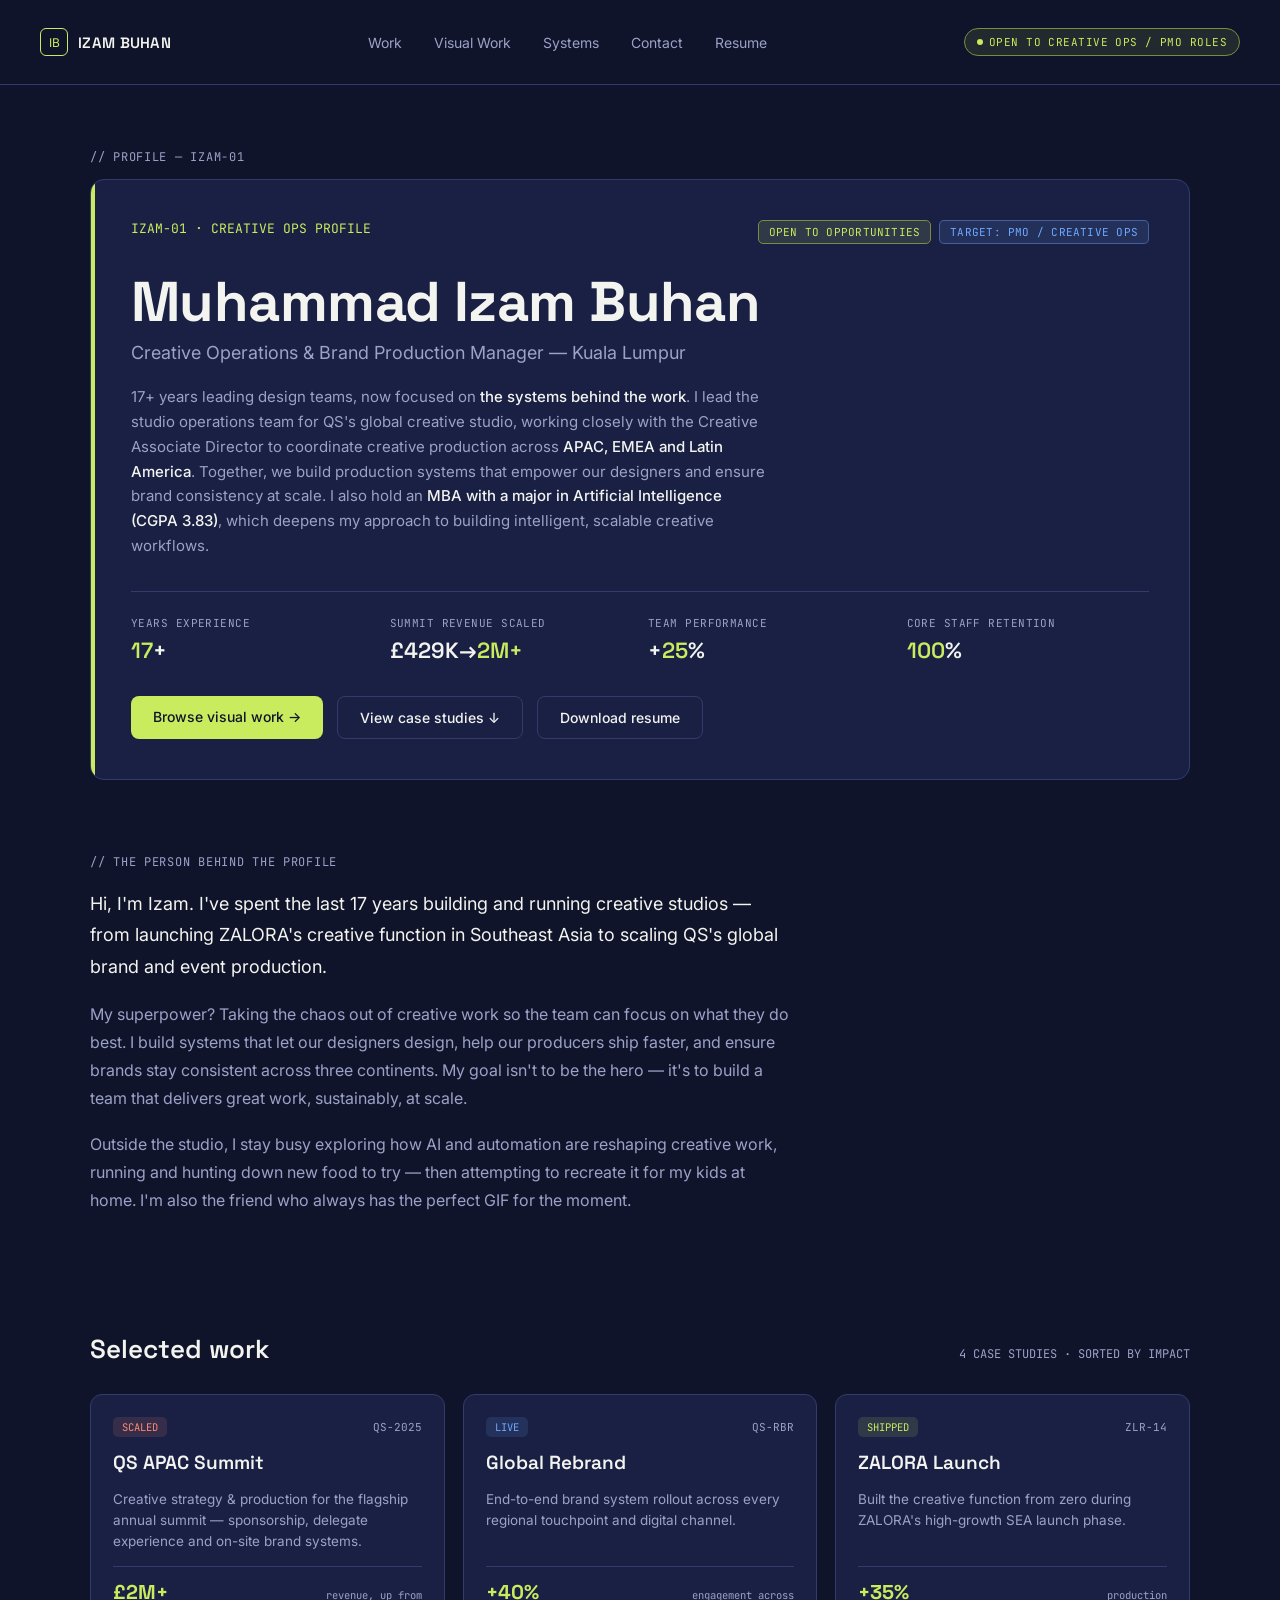
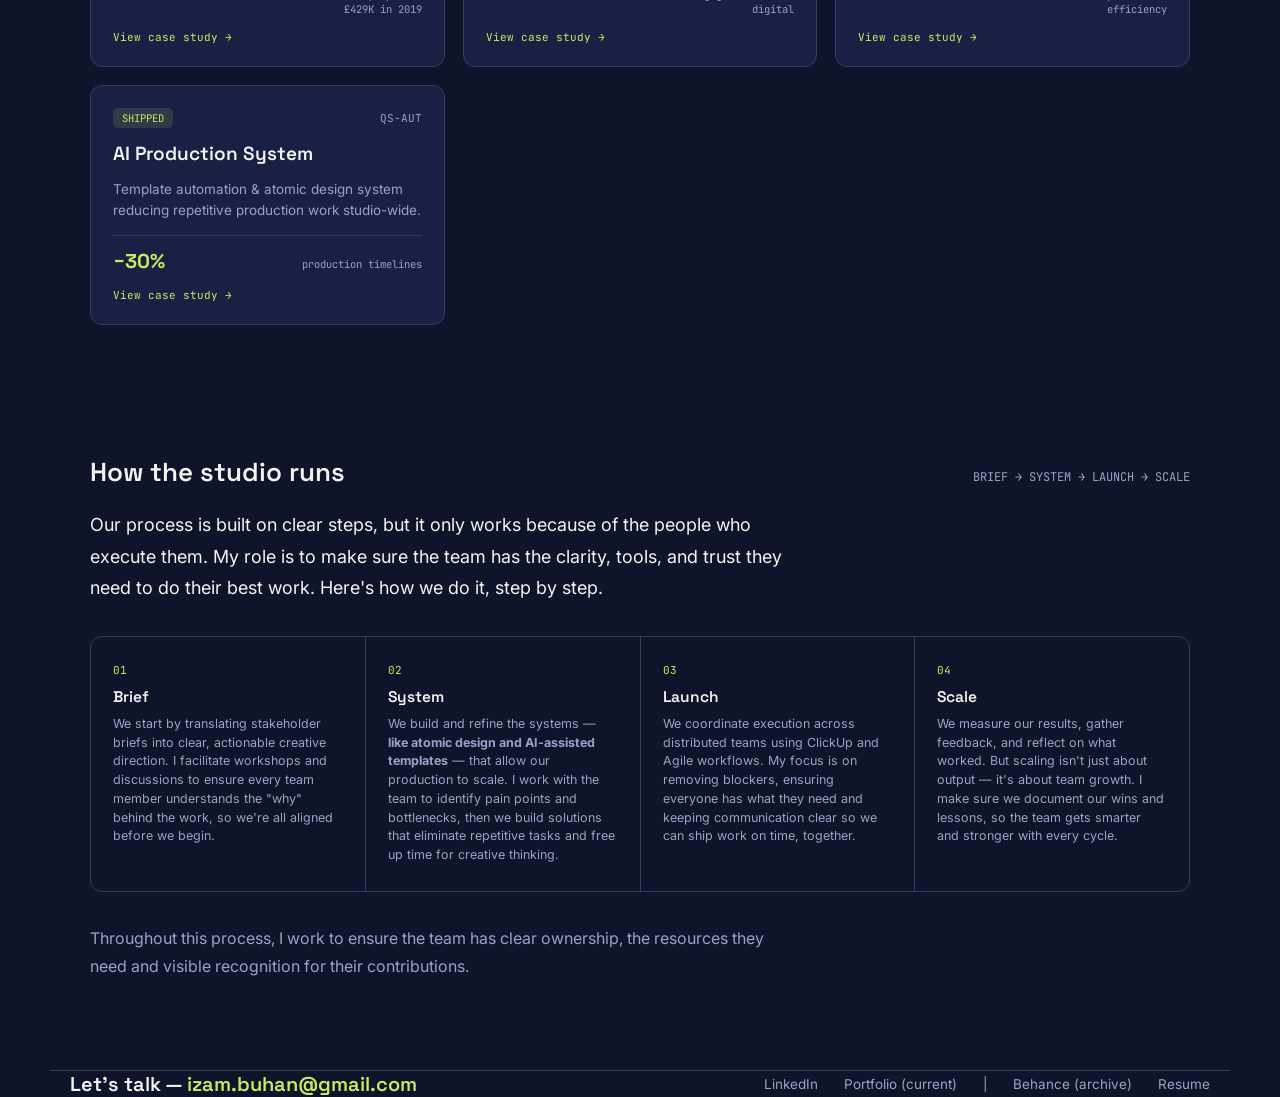
<file: index.html>
<!DOCTYPE html>
<html lang="en">
<head>
<meta charset="UTF-8">
<meta name="viewport" content="width=device-width, initial-scale=1.0">
<title>Izam Buhan — Creative Operations & Brand Production Manager</title>
<meta name="description" content="From making the work to running the studio. Case studies in creative operations, brand production and AI-assisted design systems, from 17+ years leading design teams globally.">
<meta property="og:title" content="Izam Buhan — Creative Operations & Brand Production Manager">
<meta property="og:description" content="From making the work to running the studio. Case studies in creative operations, brand production and AI-assisted design systems.">
<meta property="og:type" content="website">
<link rel="icon" type="image/svg+xml" href="favicon.svg">
<link rel="icon" type="image/png" sizes="32x32" href="favicon-32.png">
<link rel="apple-touch-icon" sizes="180x180" href="apple-touch-icon.png">
<link rel="icon" href="favicon.ico">
<link rel="stylesheet" href="styles.css">
</head>
<body>

  <nav>
    <a class="logo" href="index.html">
      <div class="logo-mark">IB</div>
      <div class="logo-text">IZAM BUHAN</div>
    </a>
    <div class="nav-links">
      <a href="#work">Work</a><a href="gallery.html">Visual Work</a><a href="#systems">Systems</a><a href="mailto:izam.buhan@gmail.com">Contact</a><a href="2026_IB_60122807431_Resume.pdf">Resume</a>
    </div>
    <div class="status-pill"><span class="dot"></span>OPEN TO CREATIVE OPS / PMO ROLES</div>
  </nav>

  <header class="hero wrap">
    <div class="hero-eyebrow">// PROFILE — IZAM-01</div>
    <div class="ticket">
      <div class="ticket-top">
        <div class="ticket-id mono">IZAM-01 · CREATIVE OPS PROFILE</div>
        <div class="ticket-tags">
          <div class="tag open">OPEN TO OPPORTUNITIES</div>
          <div class="tag role">TARGET: PMO / CREATIVE OPS</div>
        </div>
      </div>

      <h1 class="name">Muhammad Izam Buhan</h1>
      <div class="role-line">Creative Operations &amp; Brand Production Manager — Kuala Lumpur</div>

      <div class="summary">
        17+ years leading design teams, now focused on <b>the systems behind the work</b>. 
        I lead the studio operations team for QS's global creative studio, working closely with 
        the Creative Associate Director to coordinate creative production across <b>APAC, EMEA and Latin America</b>. 
        Together, we build production systems that empower our designers and ensure brand consistency at scale. 
        I also hold an <b>MBA with a major in Artificial Intelligence (CGPA 3.83)</b>, which deepens my approach to 
        building intelligent, scalable creative workflows.
      </div>

      <div class="field-grid">
        <div class="field"><div class="label">YEARS EXPERIENCE</div><div class="value"><span>17</span>+</div></div>
        <div class="field"><div class="label">SUMMIT REVENUE SCALED</div><div class="value">£429K→<span>2M+</span></div></div>
        <div class="field"><div class="label">TEAM PERFORMANCE</div><div class="value">+<span>25</span>%</div></div>
        <div class="field"><div class="label">CORE STAFF RETENTION</div><div class="value"><span>100</span>%</div></div>
      </div>

      <div class="cta-row">
        <a href="gallery.html" class="btn primary">Browse visual work →</a>
        <a href="#work" class="btn ghost">View case studies ↓</a>
        <a href="2026_IB_60122807431_Resume.pdf" class="btn ghost">Download resume</a>
      </div>
    </div>
  </header>

  <section class="intro-section wrap">
    <div class="hero-eyebrow">// THE PERSON BEHIND THE PROFILE</div>
    <div class="intro-block">
      <p class="intro-text">Hi, I'm Izam. I've spent the last 17 years building and running creative studios — 
                            from launching ZALORA's creative function in Southeast Asia to scaling QS's global brand and event production.</p>
      <p class="intro-text">My superpower? Taking the chaos out of creative work so the team can focus on what they do best. 
                            I build systems that let our designers design, help our producers ship faster, and ensure brands stay consistent across three continents. 
                            My goal isn't to be the hero — it's to build a team that delivers great work, sustainably, at scale.</p>
      <p class="intro-text personal">Outside the studio, I stay busy exploring how AI and automation are reshaping creative work, running and hunting down new food to try — then attempting to recreate it for my kids at home. I'm also the friend who always has the perfect GIF for the moment.</p>
    </div>
  </section>

  <section class="board-section wrap" id="work">
    <div class="section-head">
      <div class="section-title">Selected work</div>
      <div class="section-sub mono">4 CASE STUDIES · SORTED BY IMPACT</div>
    </div>
    <div class="board">

      <a class="card-link" href="case-qs-summit.html">
        <div class="card">
          <div class="card-top">
            <div class="card-tag scaled">SCALED</div>
            <div class="card-id">QS-2025</div>
          </div>
          <div class="card-title">QS APAC Summit</div>
          <div class="card-desc">Creative strategy &amp; production for the flagship annual summit — sponsorship, delegate experience and on-site brand systems.</div>
          <div class="card-stat">
            <div class="num">£2M+</div>
            <div class="desc">revenue, up from £429K in 2019</div>
          </div>
          <div class="card-cta">View case study →</div>
        </div>
      </a>

      <a class="card-link" href="case-global-rebrand.html">
        <div class="card">
          <div class="card-top">
            <div class="card-tag live">LIVE</div>
            <div class="card-id">QS-RBR</div>
          </div>
          <div class="card-title">Global Rebrand</div>
          <div class="card-desc">End-to-end brand system rollout across every regional touchpoint and digital channel.</div>
          <div class="card-stat">
            <div class="num">+40%</div>
            <div class="desc">engagement across digital</div>
          </div>
          <div class="card-cta">View case study →</div>
        </div>
      </a>

      <a class="card-link" href="case-zalora-launch.html">
        <div class="card">
          <div class="card-top">
            <div class="card-tag shipped">SHIPPED</div>
            <div class="card-id">ZLR-14</div>
          </div>
          <div class="card-title">ZALORA Launch</div>
          <div class="card-desc">Built the creative function from zero during ZALORA's high-growth SEA launch phase.</div>
          <div class="card-stat">
            <div class="num">+35%</div>
            <div class="desc">production efficiency</div>
          </div>
          <div class="card-cta">View case study →</div>
        </div>
      </a>

      <a class="card-link" href="case-ai-system.html">
        <div class="card">
          <div class="card-top">
            <div class="card-tag shipped">SHIPPED</div>
            <div class="card-id">QS-AUT</div>
          </div>
          <div class="card-title">AI Production System</div>
          <div class="card-desc">Template automation &amp; atomic design system reducing repetitive production work studio-wide.</div>
          <div class="card-stat">
            <div class="num">−30%</div>
            <div class="desc">production timelines</div>
          </div>
          <div class="card-cta">View case study →</div>
        </div>
      </a>

    </div>
  </section>

  <section class="flow-section wrap" id="systems">
    <div class="section-head">
      <div class="section-title">How the studio runs</div>
      <div class="section-sub mono">BRIEF → SYSTEM → LAUNCH → SCALE</div>
    </div>

    <p class="intro-text">Our process is built on clear steps, but it only works because of the people who execute them. 
                          My role is to make sure the team has the clarity, tools, and trust they need to do their best work. 
                          Here's how we do it, step by step.</p>

    <div class="flow-strip">
      <div class="flow-step">
        <div class="flow-num">01</div>
        <div class="flow-title">Brief</div>
        <div class="flow-desc">We start by translating stakeholder briefs into clear, actionable creative direction. 
                              I facilitate workshops and discussions to ensure every team member understands the "why" behind the work, 
                              so we're all aligned before we begin.</div>
      </div>
      <div class="flow-step">
        <div class="flow-num">02</div>
        <div class="flow-title">System</div>
        <div class="flow-desc">We build and refine the systems — <b>like atomic design and AI-assisted templates</b> — that allow our production to scale. 
                                I work with the team to identify pain points and bottlenecks, 
                                then we build solutions that eliminate repetitive tasks and free up time for creative thinking.</div>
      </div>
      <div class="flow-step">
        <div class="flow-num">03</div>
        <div class="flow-title">Launch</div>
        <div class="flow-desc">We coordinate execution across distributed teams using ClickUp and Agile workflows. 
                                My focus is on removing blockers, ensuring everyone has what they need and 
                                keeping communication clear so we can ship work on time, together.</div>
      </div>
      <div class="flow-step">
        <div class="flow-num">04</div>
        <div class="flow-title">Scale</div>
        <div class="flow-desc">We measure our results, gather feedback, and reflect on what worked. But scaling isn't just about output — it's about team growth. 
                                I make sure we document our wins and lessons, so the team gets smarter and stronger with every cycle.</div>
      </div>
    </div>

    <p class="intro-text">Throughout this process, I work to ensure the team has clear ownership, the resources they need and visible recognition for their contributions.</p>

  </section>

  <footer class="wrap">
    <div class="footer-left">Let's talk — <span style="color:var(--accent)">izam.buhan@gmail.com</span></div>
    <div class="footer-links">
      <a href="https://linkedin.com/in/mhmdizam" target="_blank" rel="noopener">LinkedIn</a>
      <a href="https://mhmdizam.github.io" target="_blank" rel="noopener">Portfolio (current)</a> | <a href="https://www.behance.net/mhmdizambuhan" target="_blank" rel="noopener">Behance (archive)</a>
      <a href="2026_IB_60122807431_Resume.pdf">Resume</a>
    </div>
  </footer>

</body>
</html>
</file>
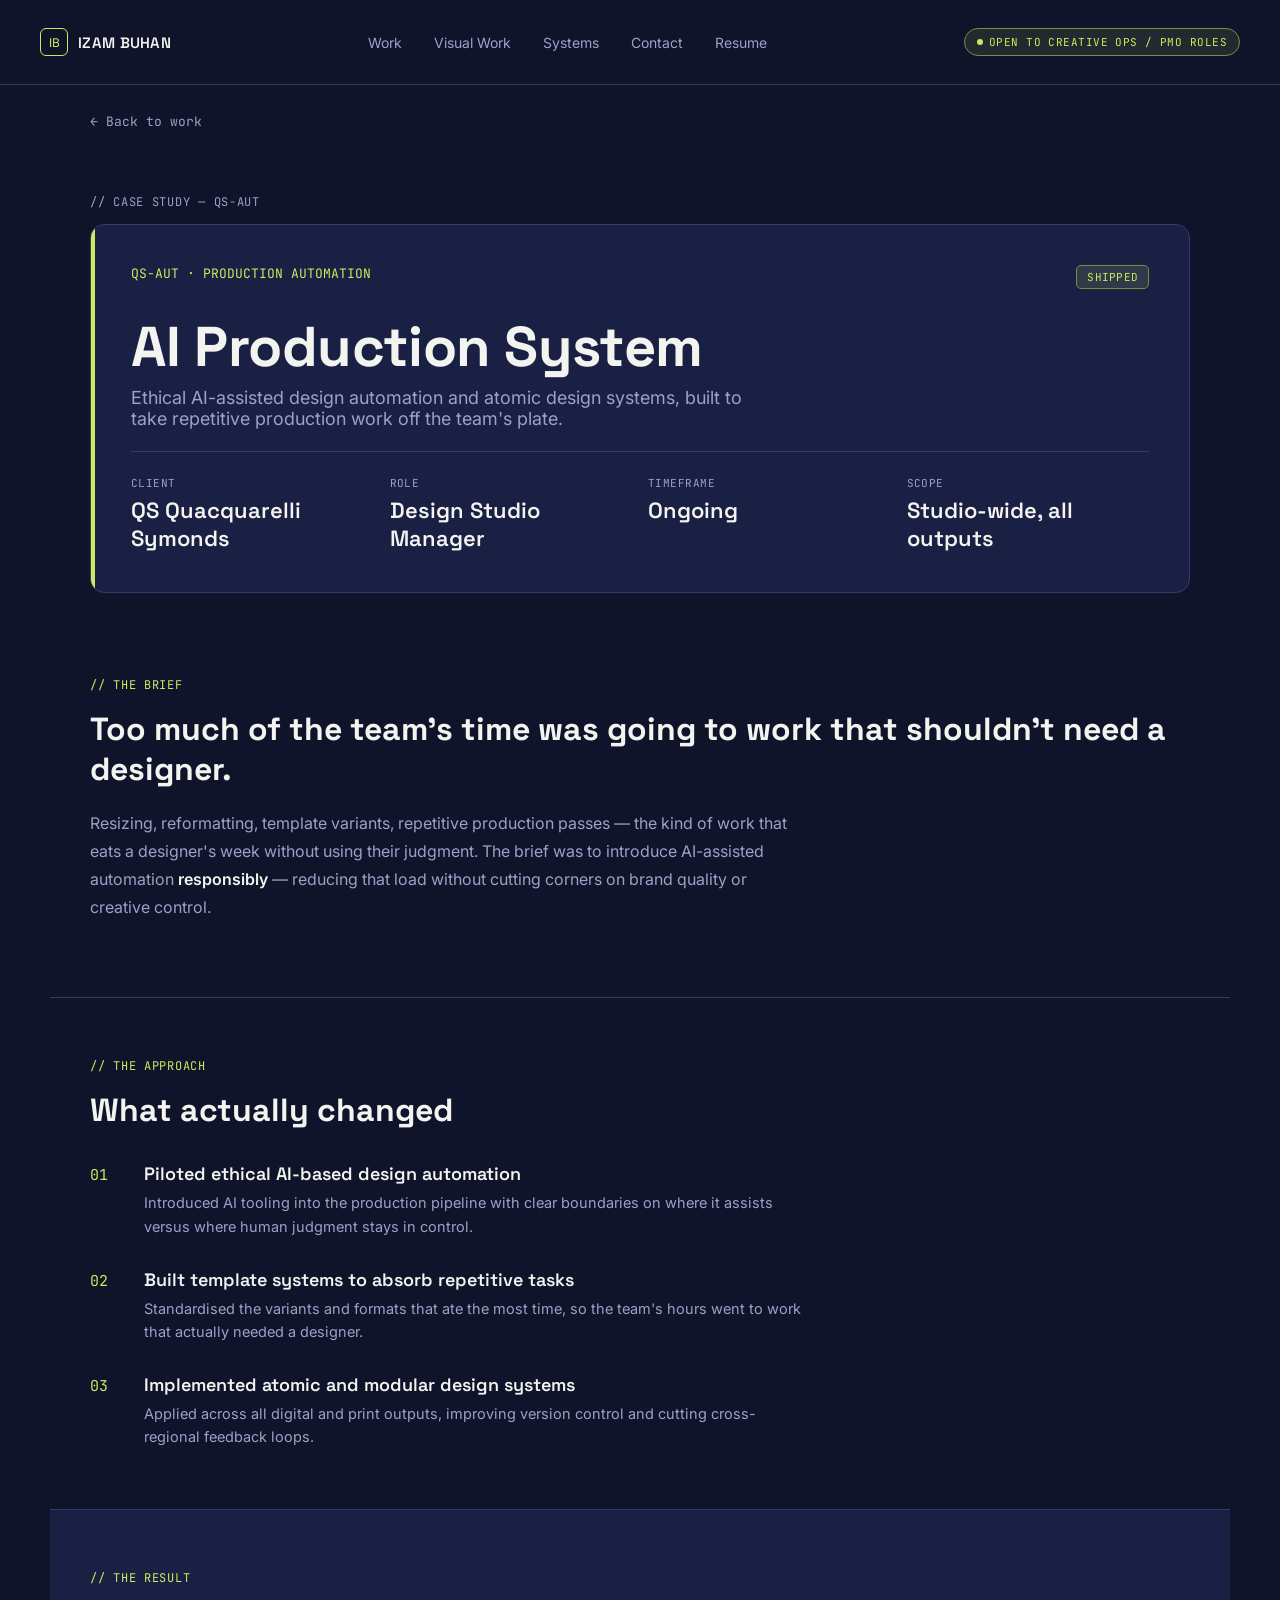
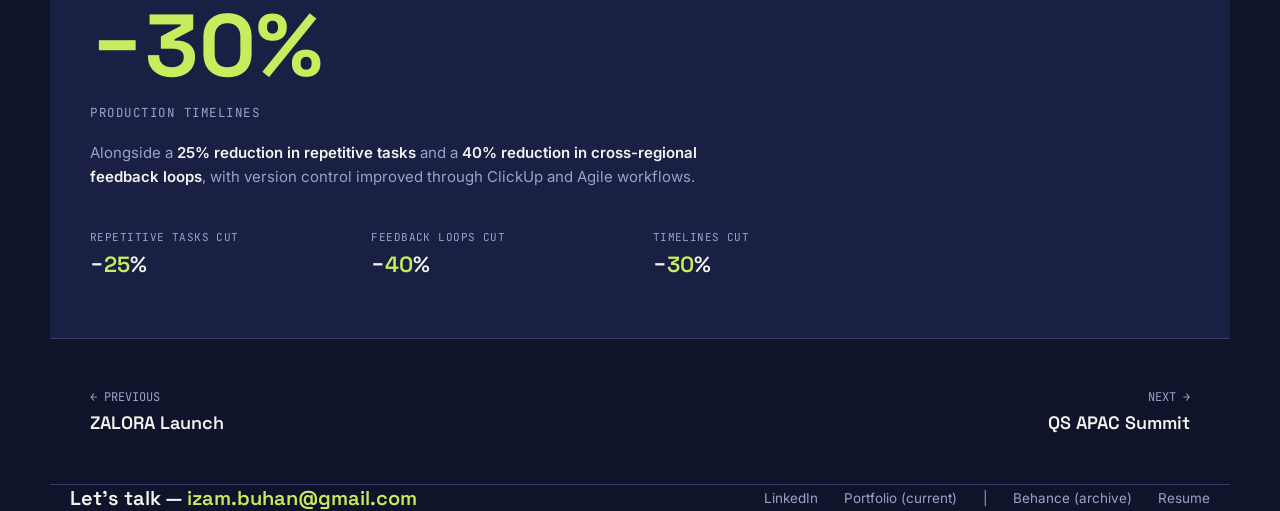
<file: case-ai-system.html>
<!DOCTYPE html>
<html lang="en">
<head>
<meta charset="UTF-8">
<meta name="viewport" content="width=device-width, initial-scale=1.0">
<title>AI Production System — Izam Buhan</title>
<meta name="description" content="Pioneering ethical AI-assisted design automation and atomic design systems, cutting production timelines by 30% studio-wide.">
<meta property="og:title" content="AI Production System — Izam Buhan">
<meta property="og:description" content="Pioneering ethical AI-assisted design automation, cutting production timelines by 30% studio-wide.">
<meta property="og:type" content="article">
<link rel="icon" type="image/svg+xml" href="favicon.svg">
<link rel="icon" type="image/png" sizes="32x32" href="favicon-32.png">
<link rel="apple-touch-icon" sizes="180x180" href="apple-touch-icon.png">
<link rel="icon" href="favicon.ico">
<link rel="stylesheet" href="styles.css">
</head>
<body>

  <nav>
    <a class="logo" href="index.html">
      <div class="logo-mark">IB</div>
      <div class="logo-text">IZAM BUHAN</div>
    </a>
    <div class="nav-links">
      <a href="index.html#work">Work</a><a href="gallery.html">Visual Work</a><a href="#systems">Systems</a><a href="mailto:izam.buhan@gmail.com">Contact</a><a href="2026_IB_60122807431_Resume.pdf">Resume</a>
    </div>
    <div class="status-pill"><span class="dot"></span>OPEN TO CREATIVE OPS / PMO ROLES</div>
  </nav>

  <div class="breadcrumb wrap"><a href="index.html">← Back to work</a></div>

  <header class="hero wrap">
    <div class="hero-eyebrow">// CASE STUDY — QS-AUT</div>
    <div class="ticket">
      <div class="ticket-top">
        <div class="ticket-id mono">QS-AUT · PRODUCTION AUTOMATION</div>
        <div class="ticket-tags">
          <div class="tag shipped">SHIPPED</div>
        </div>
      </div>

      <h1 class="name">AI Production System</h1>
      <div class="role-line">Ethical AI-assisted design automation and atomic design systems, built to take repetitive production work off the team's plate.</div>

      <div class="field-grid">
        <div class="field"><div class="label">CLIENT</div><div class="value">QS Quacquarelli Symonds</div></div>
        <div class="field"><div class="label">ROLE</div><div class="value">Design Studio Manager</div></div>
        <div class="field"><div class="label">TIMEFRAME</div><div class="value">Ongoing</div></div>
        <div class="field"><div class="label">SCOPE</div><div class="value">Studio-wide, all outputs</div></div>
      </div>
    </div>
  </header>

  <section class="content-section wrap">
    <div class="section-eyebrow">// The Brief</div>
    <h2 class="section-h2">Too much of the team's time was going to work that shouldn't need a designer.</h2>
    <p class="lead-text">
      Resizing, reformatting, template variants, repetitive production passes — the kind of work that eats a
      designer's week without using their judgment. The brief was to introduce AI-assisted automation
      <b>responsibly</b> — reducing that load without cutting corners on brand quality or creative control.
    </p>
  </section>

  <section class="content-section wrap">
    <div class="section-eyebrow">// The Approach</div>
    <h2 class="section-h2">What actually changed</h2>
    <div class="approach-list">
      <div class="approach-item">
        <div class="approach-num mono">01</div>
        <div>
          <div class="approach-title">Piloted ethical AI-based design automation</div>
          <div class="approach-desc">Introduced AI tooling into the production pipeline with clear boundaries on where it assists versus where human judgment stays in control.</div>
        </div>
      </div>
      <div class="approach-item">
        <div class="approach-num mono">02</div>
        <div>
          <div class="approach-title">Built template systems to absorb repetitive tasks</div>
          <div class="approach-desc">Standardised the variants and formats that ate the most time, so the team's hours went to work that actually needed a designer.</div>
        </div>
      </div>
      <div class="approach-item">
        <div class="approach-num mono">03</div>
        <div>
          <div class="approach-title">Implemented atomic and modular design systems</div>
          <div class="approach-desc">Applied across all digital and print outputs, improving version control and cutting cross-regional feedback loops.</div>
        </div>
      </div>
    </div>
  </section>

  <section class="result-block wrap">
    <div class="section-eyebrow">// The Result</div>
    <div class="result-num">−30%</div>
    <div class="result-label mono">PRODUCTION TIMELINES</div>
    <div class="result-desc">
      Alongside a <b>25% reduction in repetitive tasks</b> and a <b>40% reduction in cross-regional feedback loops</b>,
      with version control improved through ClickUp and Agile workflows.
    </div>
    <div class="secondary-stats">
      <div class="field"><div class="label">REPETITIVE TASKS CUT</div><div class="value">−<span>25</span>%</div></div>
      <div class="field"><div class="label">FEEDBACK LOOPS CUT</div><div class="value">−<span>40</span>%</div></div>
      <div class="field"><div class="label">TIMELINES CUT</div><div class="value">−<span>30</span>%</div></div>
    </div>
  </section>

  <div class="case-nav wrap">
    <a class="prev" href="case-zalora-launch.html">
      <div class="nav-label mono">← PREVIOUS</div>
      <div class="nav-title">ZALORA Launch</div>
    </a>
    <a class="next" href="case-qs-summit.html">
      <div class="nav-label mono">NEXT →</div>
      <div class="nav-title">QS APAC Summit</div>
    </a>
  </div>

  <footer class="wrap">
    <div class="footer-left">Let's talk — <span style="color:var(--accent)">izam.buhan@gmail.com</span></div>
    <div class="footer-links">
      <a href="https://linkedin.com/in/mhmdizam" target="_blank" rel="noopener">LinkedIn</a>
      <a href="https://mhmdizam.github.io" target="_blank" rel="noopener">Portfolio (current)</a> | <a href="https://www.behance.net/mhmdizambuhan" target="_blank" rel="noopener">Behance (archive)</a>
      <a href="2026_IB_60122807431_Resume.pdf">Resume</a>
    </div>
  </footer>

</body>
</html>
</file>
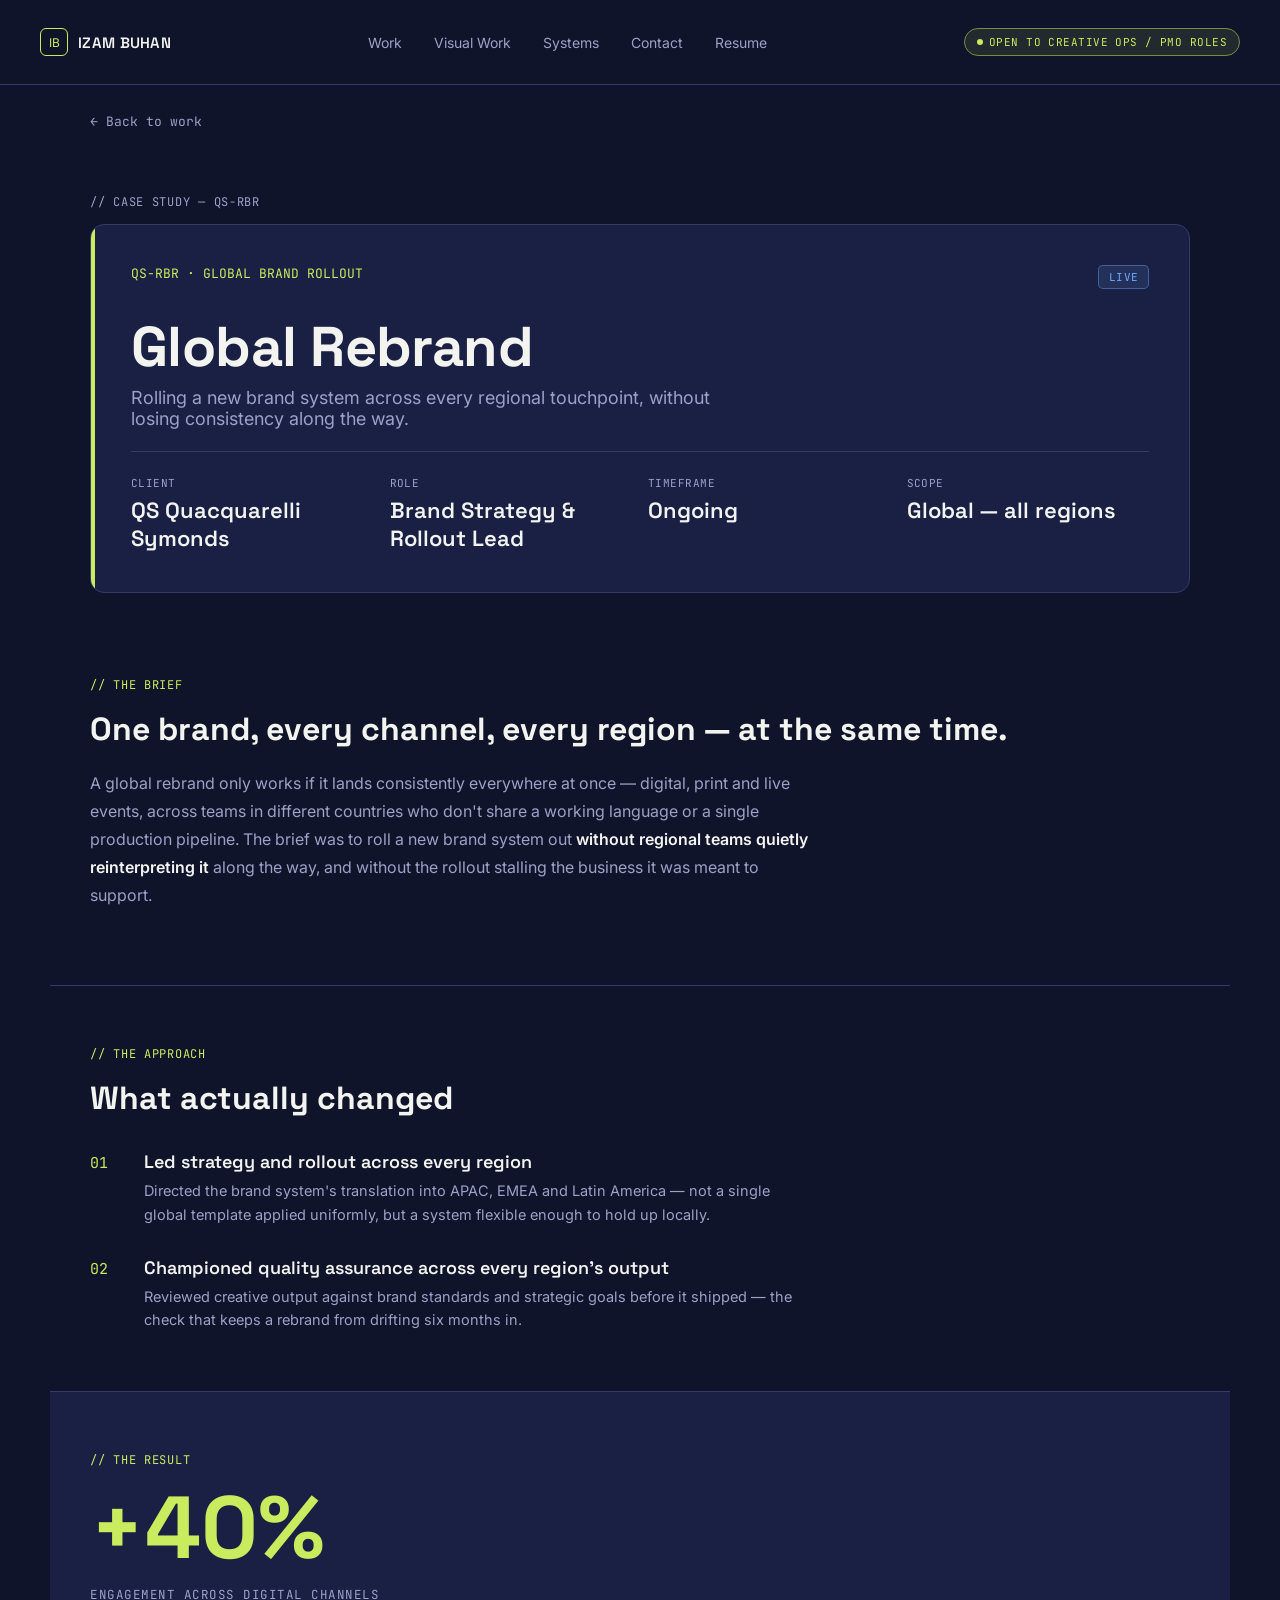
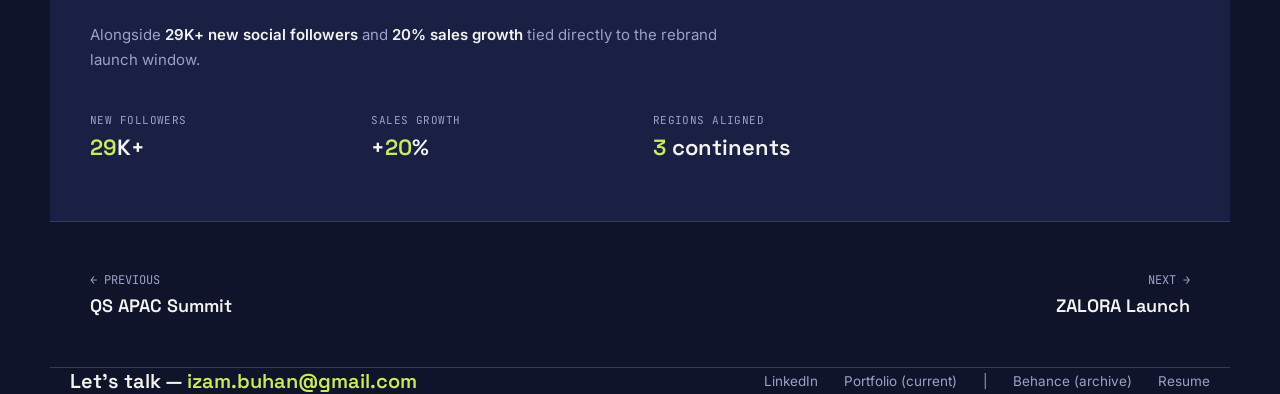
<file: case-global-rebrand.html>
<!DOCTYPE html>
<html lang="en">
<head>
<meta charset="UTF-8">
<meta name="viewport" content="width=device-width, initial-scale=1.0">
<title>Global Rebrand — Izam Buhan</title>
<meta name="description" content="Leading a global brand system rollout across every regional touchpoint — driving 40% engagement growth and 29K+ new followers.">
<meta property="og:title" content="Global Rebrand — Izam Buhan">
<meta property="og:description" content="Leading a global brand system rollout across every regional touchpoint — driving 40% engagement growth.">
<meta property="og:type" content="article">
<link rel="icon" type="image/svg+xml" href="favicon.svg">
<link rel="icon" type="image/png" sizes="32x32" href="favicon-32.png">
<link rel="apple-touch-icon" sizes="180x180" href="apple-touch-icon.png">
<link rel="icon" href="favicon.ico">
<link rel="stylesheet" href="styles.css">
</head>
<body>

  <nav>
    <a class="logo" href="index.html">
      <div class="logo-mark">IB</div>
      <div class="logo-text">IZAM BUHAN</div>
    </a>
    <div class="nav-links">
      <a href="index.html#work">Work</a><a href="gallery.html">Visual Work</a><a href="#systems">Systems</a><a href="mailto:izam.buhan@gmail.com">Contact</a><a href="2026_IB_60122807431_Resume.pdf">Resume</a>
    </div>
    <div class="status-pill"><span class="dot"></span>OPEN TO CREATIVE OPS / PMO ROLES</div>
  </nav>

  <div class="breadcrumb wrap"><a href="index.html">← Back to work</a></div>

  <header class="hero wrap">
    <div class="hero-eyebrow">// CASE STUDY — QS-RBR</div>
    <div class="ticket">
      <div class="ticket-top">
        <div class="ticket-id mono">QS-RBR · GLOBAL BRAND ROLLOUT</div>
        <div class="ticket-tags">
          <div class="tag live">LIVE</div>
        </div>
      </div>

      <h1 class="name">Global Rebrand</h1>
      <div class="role-line">Rolling a new brand system across every regional touchpoint, without losing consistency along the way.</div>

      <div class="field-grid">
        <div class="field"><div class="label">CLIENT</div><div class="value">QS Quacquarelli Symonds</div></div>
        <div class="field"><div class="label">ROLE</div><div class="value">Brand Strategy &amp; Rollout Lead</div></div>
        <div class="field"><div class="label">TIMEFRAME</div><div class="value">Ongoing</div></div>
        <div class="field"><div class="label">SCOPE</div><div class="value">Global — all regions</div></div>
      </div>
    </div>
  </header>

  <section class="content-section wrap">
    <div class="section-eyebrow">// The Brief</div>
    <h2 class="section-h2">One brand, every channel, every region — at the same time.</h2>
    <p class="lead-text">
      A global rebrand only works if it lands consistently everywhere at once — digital, print and live events,
      across teams in different countries who don't share a working language or a single production pipeline.
      The brief was to roll a new brand system out <b>without regional teams quietly reinterpreting it</b> along the way,
      and without the rollout stalling the business it was meant to support.
    </p>
  </section>

  <section class="content-section wrap">
    <div class="section-eyebrow">// The Approach</div>
    <h2 class="section-h2">What actually changed</h2>
    <div class="approach-list">
      <div class="approach-item">
        <div class="approach-num mono">01</div>
        <div>
          <div class="approach-title">Led strategy and rollout across every region</div>
          <div class="approach-desc">Directed the brand system's translation into APAC, EMEA and Latin America — not a single global template applied uniformly, but a system flexible enough to hold up locally.</div>
        </div>
      </div>
      <div class="approach-item">
        <div class="approach-num mono">02</div>
        <div>
          <div class="approach-title">Championed quality assurance across every region's output</div>
          <div class="approach-desc">Reviewed creative output against brand standards and strategic goals before it shipped — the check that keeps a rebrand from drifting six months in.</div>
        </div>
      </div>
    </div>
  </section>

  <section class="result-block wrap">
    <div class="section-eyebrow">// The Result</div>
    <div class="result-num">+40%</div>
    <div class="result-label mono">ENGAGEMENT ACROSS DIGITAL CHANNELS</div>
    <div class="result-desc">
      Alongside <b>29K+ new social followers</b> and <b>20% sales growth</b> tied directly to the rebrand launch window.
    </div>
    <div class="secondary-stats">
      <div class="field"><div class="label">NEW FOLLOWERS</div><div class="value"><span>29</span>K+</div></div>
      <div class="field"><div class="label">SALES GROWTH</div><div class="value">+<span>20</span>%</div></div>
      <div class="field"><div class="label">REGIONS ALIGNED</div><div class="value"><span>3</span> continents</div></div>
    </div>
  </section>

  <div class="case-nav wrap">
    <a class="prev" href="case-qs-summit.html">
      <div class="nav-label mono">← PREVIOUS</div>
      <div class="nav-title">QS APAC Summit</div>
    </a>
    <a class="next" href="case-zalora-launch.html">
      <div class="nav-label mono">NEXT →</div>
      <div class="nav-title">ZALORA Launch</div>
    </a>
  </div>

  <footer class="wrap">
    <div class="footer-left">Let's talk — <span style="color:var(--accent)">izam.buhan@gmail.com</span></div>
    <div class="footer-links">
      <a href="https://linkedin.com/in/mhmdizam" target="_blank" rel="noopener">LinkedIn</a>
      <a href="https://mhmdizam.github.io" target="_blank" rel="noopener">Portfolio (current)</a> | <a href="https://www.behance.net/mhmdizambuhan" target="_blank" rel="noopener">Behance (archive)</a>
      <a href="2026_IB_60122807431_Resume.pdf">Resume</a>
    </div>
  </footer>

</body>
</html>
</file>
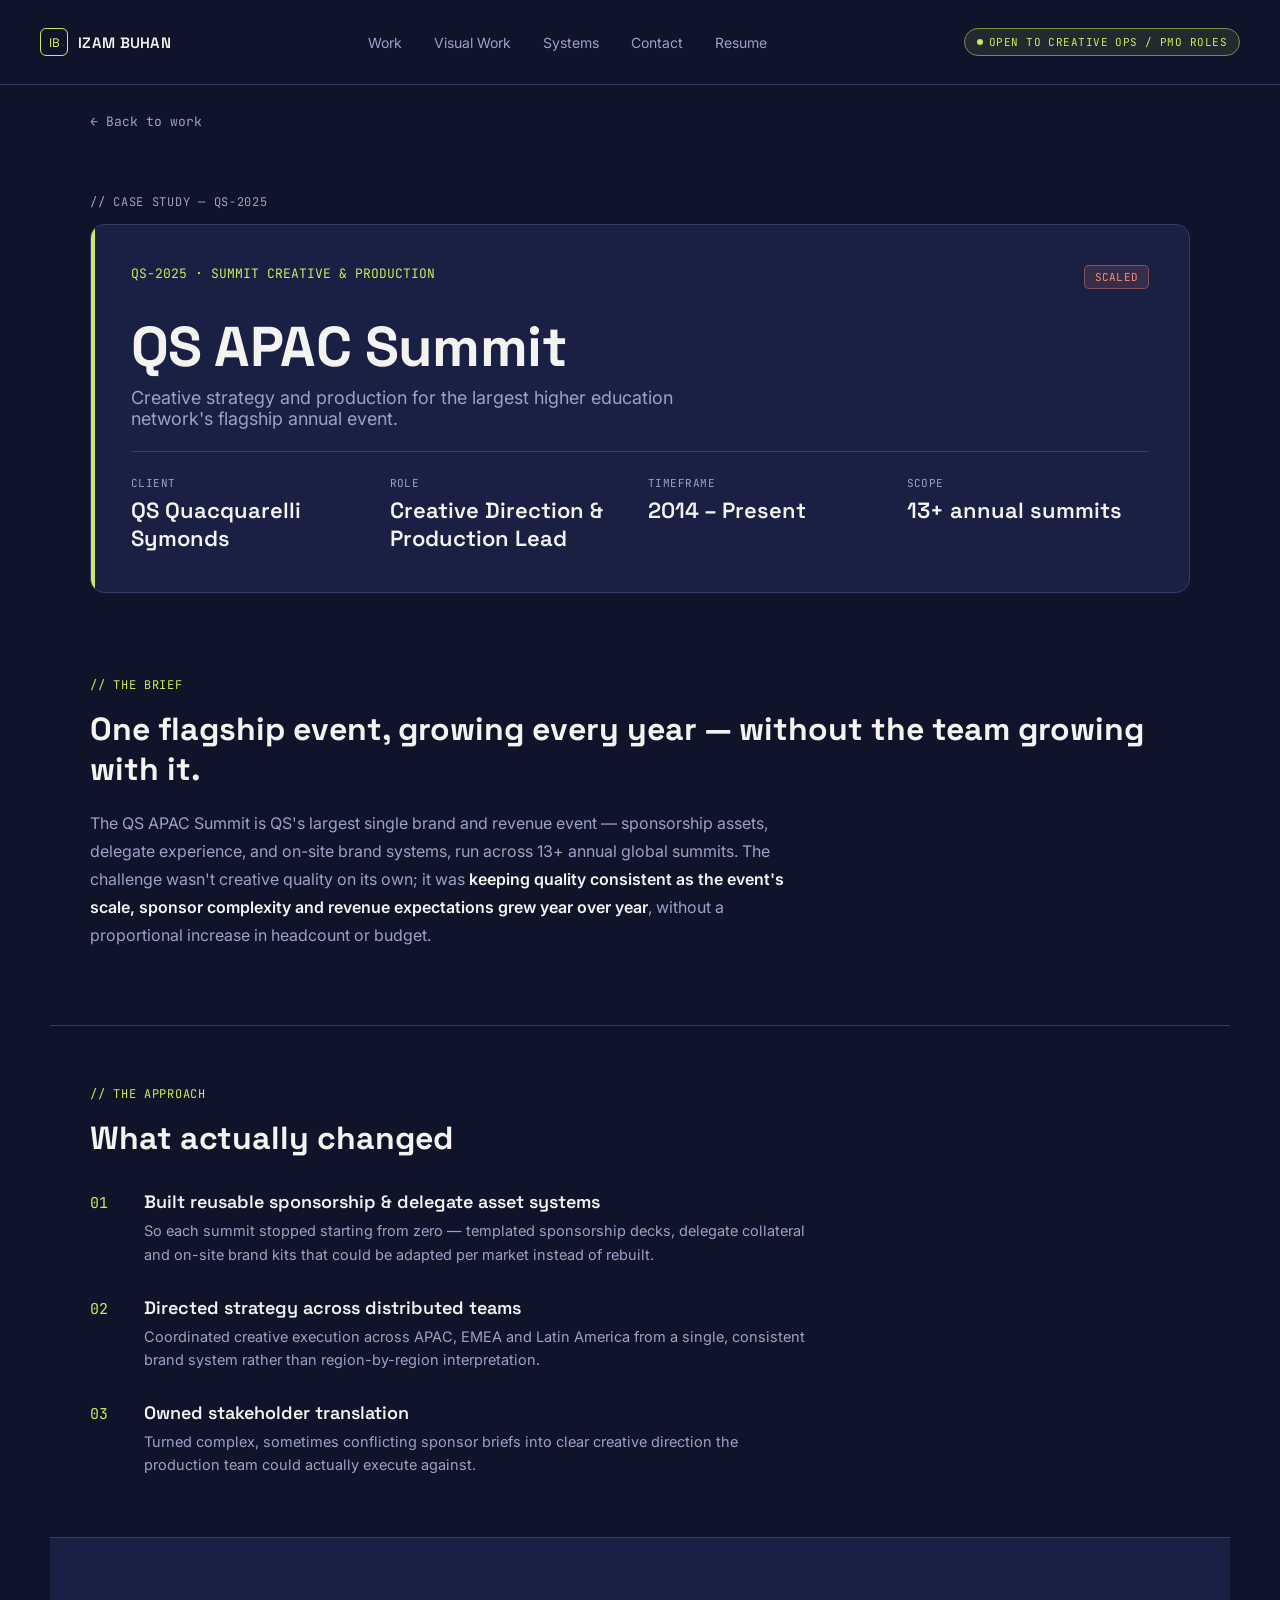
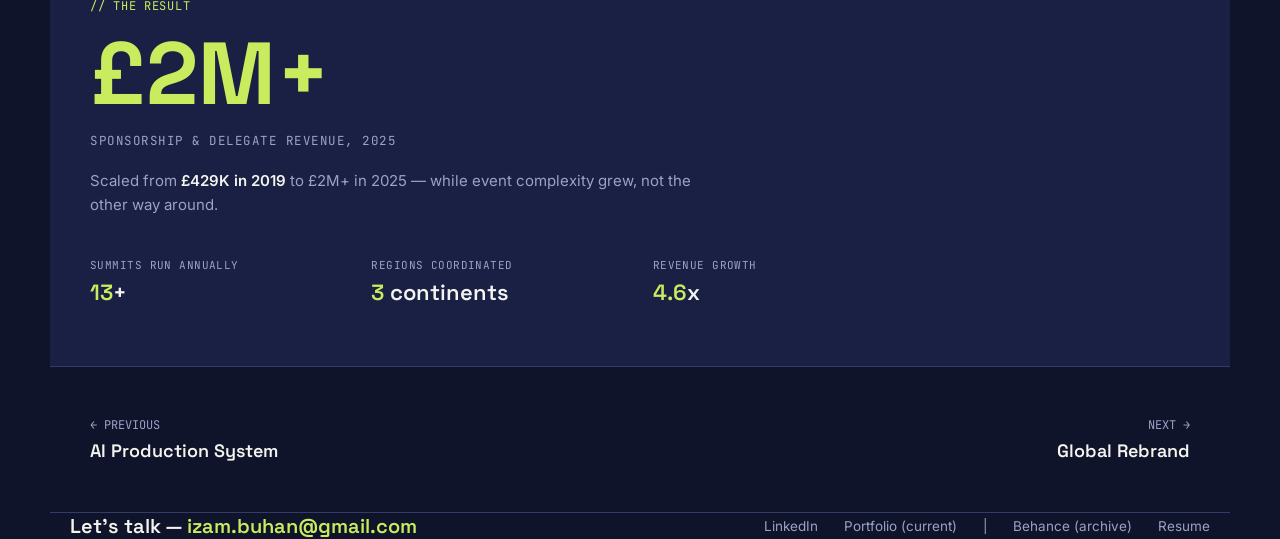
<file: case-qs-summit.html>
<!DOCTYPE html>
<html lang="en">
<head>
<meta charset="UTF-8">
<meta name="viewport" content="width=device-width, initial-scale=1.0">
<title>QS APAC Summit — Izam Buhan</title>
<meta name="description" content="Creative strategy and production for QS's flagship annual summit — scaling sponsorship revenue from £429K to £2M+ while managing growing event complexity.">
<meta property="og:title" content="QS APAC Summit — Izam Buhan">
<meta property="og:description" content="Creative strategy and production for QS's flagship annual summit — scaling sponsorship revenue from £429K to £2M+.">
<meta property="og:type" content="article">
<link rel="icon" type="image/svg+xml" href="favicon.svg">
<link rel="icon" type="image/png" sizes="32x32" href="favicon-32.png">
<link rel="apple-touch-icon" sizes="180x180" href="apple-touch-icon.png">
<link rel="icon" href="favicon.ico">
<link rel="stylesheet" href="styles.css">
</head>
<body>

  <nav>
    <a class="logo" href="index.html">
      <div class="logo-mark">IB</div>
      <div class="logo-text">IZAM BUHAN</div>
    </a>
    <div class="nav-links">
      <a href="index.html#work">Work</a><a href="gallery.html">Visual Work</a><a href="#systems">Systems</a><a href="mailto:izam.buhan@gmail.com">Contact</a><a href="2026_IB_60122807431_Resume.pdf">Resume</a>
    </div>
    <div class="status-pill"><span class="dot"></span>OPEN TO CREATIVE OPS / PMO ROLES</div>
  </nav>

  <div class="breadcrumb wrap"><a href="index.html">← Back to work</a></div>

  <header class="hero wrap">
    <div class="hero-eyebrow">// CASE STUDY — QS-2025</div>
    <div class="ticket">
      <div class="ticket-top">
        <div class="ticket-id mono">QS-2025 · SUMMIT CREATIVE &amp; PRODUCTION</div>
        <div class="ticket-tags">
          <div class="tag scaled">SCALED</div>
        </div>
      </div>

      <h1 class="name">QS APAC Summit</h1>
      <div class="role-line">Creative strategy and production for the largest higher education network's flagship annual event.</div>

      <div class="field-grid">
        <div class="field"><div class="label">CLIENT</div><div class="value">QS Quacquarelli Symonds</div></div>
        <div class="field"><div class="label">ROLE</div><div class="value">Creative Direction &amp; Production Lead</div></div>
        <div class="field"><div class="label">TIMEFRAME</div><div class="value">2014 – Present</div></div>
        <div class="field"><div class="label">SCOPE</div><div class="value">13+ annual summits</div></div>
      </div>
    </div>
  </header>

  <section class="content-section wrap">
    <div class="section-eyebrow">// The Brief</div>
    <h2 class="section-h2">One flagship event, growing every year — without the team growing with it.</h2>
    <p class="lead-text">
      The QS APAC Summit is QS's largest single brand and revenue event — sponsorship assets, delegate experience,
      and on-site brand systems, run across 13+ annual global summits. The challenge wasn't creative quality on its own;
      it was <b>keeping quality consistent as the event's scale, sponsor complexity and revenue expectations grew year over year</b>,
      without a proportional increase in headcount or budget.
    </p>
  </section>

  <section class="content-section wrap">
    <div class="section-eyebrow">// The Approach</div>
    <h2 class="section-h2">What actually changed</h2>
    <div class="approach-list">
      <div class="approach-item">
        <div class="approach-num mono">01</div>
        <div>
          <div class="approach-title">Built reusable sponsorship &amp; delegate asset systems</div>
          <div class="approach-desc">So each summit stopped starting from zero — templated sponsorship decks, delegate collateral and on-site brand kits that could be adapted per market instead of rebuilt.</div>
        </div>
      </div>
      <div class="approach-item">
        <div class="approach-num mono">02</div>
        <div>
          <div class="approach-title">Directed strategy across distributed teams</div>
          <div class="approach-desc">Coordinated creative execution across APAC, EMEA and Latin America from a single, consistent brand system rather than region-by-region interpretation.</div>
        </div>
      </div>
      <div class="approach-item">
        <div class="approach-num mono">03</div>
        <div>
          <div class="approach-title">Owned stakeholder translation</div>
          <div class="approach-desc">Turned complex, sometimes conflicting sponsor briefs into clear creative direction the production team could actually execute against.</div>
        </div>
      </div>
    </div>
  </section>

  <section class="result-block wrap">
    <div class="section-eyebrow">// The Result</div>
    <div class="result-num">£2M+</div>
    <div class="result-label mono">SPONSORSHIP &amp; DELEGATE REVENUE, 2025</div>
    <div class="result-desc">
      Scaled from <b>£429K in 2019</b> to £2M+ in 2025 — while event complexity grew, not the other way around.
    </div>
    <div class="secondary-stats">
      <div class="field"><div class="label">SUMMITS RUN ANNUALLY</div><div class="value"><span>13</span>+</div></div>
      <div class="field"><div class="label">REGIONS COORDINATED</div><div class="value"><span>3</span> continents</div></div>
      <div class="field"><div class="label">REVENUE GROWTH</div><div class="value"><span>4.6</span>x</div></div>
    </div>
  </section>

  <div class="case-nav wrap">
    <a class="prev" href="case-ai-system.html">
      <div class="nav-label mono">← PREVIOUS</div>
      <div class="nav-title">AI Production System</div>
    </a>
    <a class="next" href="case-global-rebrand.html">
      <div class="nav-label mono">NEXT →</div>
      <div class="nav-title">Global Rebrand</div>
    </a>
  </div>

  <footer class="wrap">
    <div class="footer-left">Let's talk — <span style="color:var(--accent)">izam.buhan@gmail.com</span></div>
    <div class="footer-links">
      <a href="https://linkedin.com/in/mhmdizam" target="_blank" rel="noopener">LinkedIn</a>
      <a href="https://mhmdizam.github.io" target="_blank" rel="noopener">Portfolio (current)</a> | <a href="https://www.behance.net/mhmdizambuhan" target="_blank" rel="noopener">Behance (archive)</a>
      <a href="2026_IB_60122807431_Resume.pdf">Resume</a>
    </div>
  </footer>

</body>
</html>
</file>
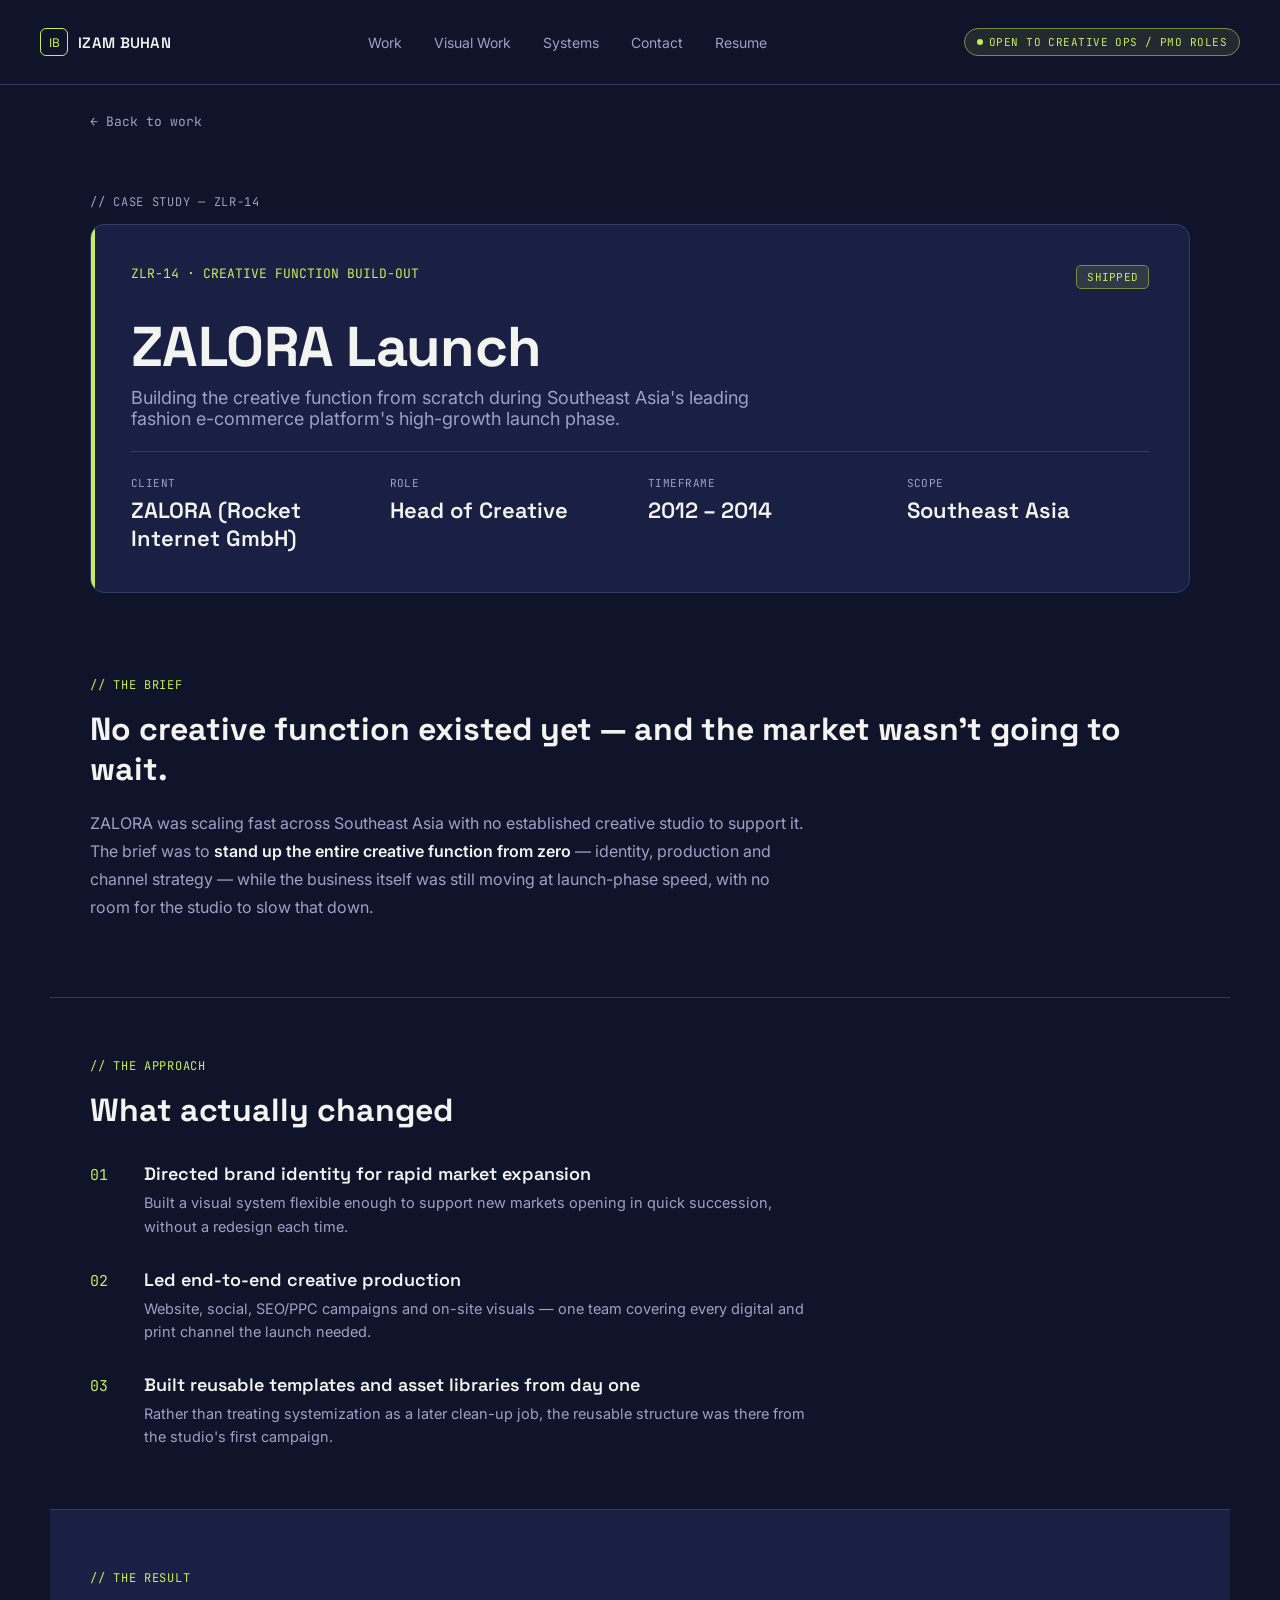
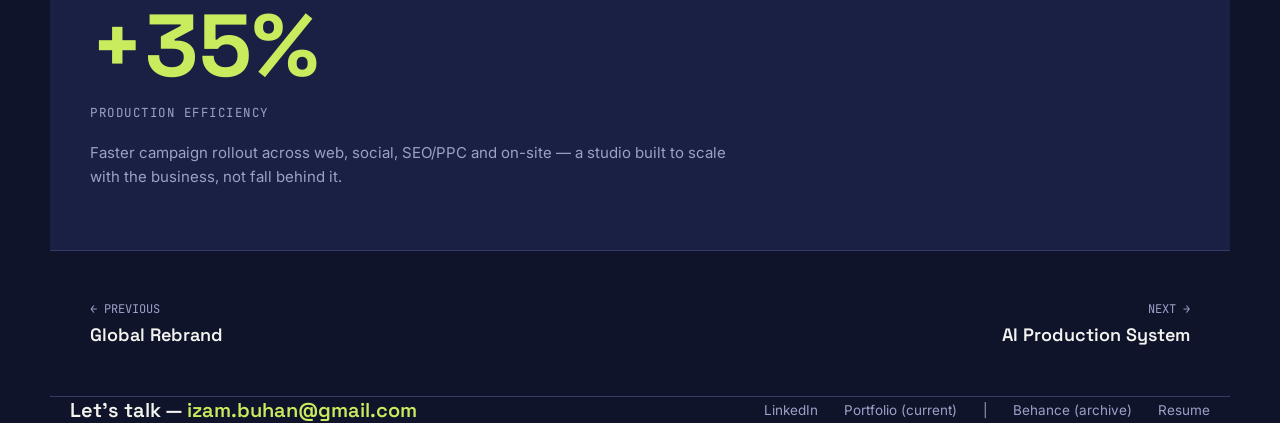
<file: case-zalora-launch.html>
<!DOCTYPE html>
<html lang="en">
<head>
<meta charset="UTF-8">
<meta name="viewport" content="width=device-width, initial-scale=1.0">
<title>ZALORA Launch — Izam Buhan</title>
<meta name="description" content="Building ZALORA's creative function from zero during Southeast Asia's fastest-growing fashion e-commerce launch phase.">
<meta property="og:title" content="ZALORA Launch — Izam Buhan">
<meta property="og:description" content="Building ZALORA's creative function from zero during Southeast Asia's fastest-growing fashion e-commerce launch phase.">
<meta property="og:type" content="article">
<link rel="icon" type="image/svg+xml" href="favicon.svg">
<link rel="icon" type="image/png" sizes="32x32" href="favicon-32.png">
<link rel="apple-touch-icon" sizes="180x180" href="apple-touch-icon.png">
<link rel="icon" href="favicon.ico">
<link rel="stylesheet" href="styles.css">
</head>
<body>

  <nav>
    <a class="logo" href="index.html">
      <div class="logo-mark">IB</div>
      <div class="logo-text">IZAM BUHAN</div>
    </a>
    <div class="nav-links">
      <a href="index.html#work">Work</a><a href="gallery.html">Visual Work</a><a href="#systems">Systems</a><a href="mailto:izam.buhan@gmail.com">Contact</a><a href="2026_IB_60122807431_Resume.pdf">Resume</a>
    </div>
    <div class="status-pill"><span class="dot"></span>OPEN TO CREATIVE OPS / PMO ROLES</div>
  </nav>

  <div class="breadcrumb wrap"><a href="index.html">← Back to work</a></div>

  <header class="hero wrap">
    <div class="hero-eyebrow">// CASE STUDY — ZLR-14</div>
    <div class="ticket">
      <div class="ticket-top">
        <div class="ticket-id mono">ZLR-14 · CREATIVE FUNCTION BUILD-OUT</div>
        <div class="ticket-tags">
          <div class="tag shipped">SHIPPED</div>
        </div>
      </div>

      <h1 class="name">ZALORA Launch</h1>
      <div class="role-line">Building the creative function from scratch during Southeast Asia's leading fashion e-commerce platform's high-growth launch phase.</div>

      <div class="field-grid">
        <div class="field"><div class="label">CLIENT</div><div class="value">ZALORA (Rocket Internet GmbH)</div></div>
        <div class="field"><div class="label">ROLE</div><div class="value">Head of Creative</div></div>
        <div class="field"><div class="label">TIMEFRAME</div><div class="value">2012 – 2014</div></div>
        <div class="field"><div class="label">SCOPE</div><div class="value">Southeast Asia</div></div>
      </div>
    </div>
  </header>

  <section class="content-section wrap">
    <div class="section-eyebrow">// The Brief</div>
    <h2 class="section-h2">No creative function existed yet — and the market wasn't going to wait.</h2>
    <p class="lead-text">
      ZALORA was scaling fast across Southeast Asia with no established creative studio to support it. The brief was
      to <b>stand up the entire creative function from zero</b> — identity, production and channel strategy — while the
      business itself was still moving at launch-phase speed, with no room for the studio to slow that down.
    </p>
  </section>

  <section class="content-section wrap">
    <div class="section-eyebrow">// The Approach</div>
    <h2 class="section-h2">What actually changed</h2>
    <div class="approach-list">
      <div class="approach-item">
        <div class="approach-num mono">01</div>
        <div>
          <div class="approach-title">Directed brand identity for rapid market expansion</div>
          <div class="approach-desc">Built a visual system flexible enough to support new markets opening in quick succession, without a redesign each time.</div>
        </div>
      </div>
      <div class="approach-item">
        <div class="approach-num mono">02</div>
        <div>
          <div class="approach-title">Led end-to-end creative production</div>
          <div class="approach-desc">Website, social, SEO/PPC campaigns and on-site visuals — one team covering every digital and print channel the launch needed.</div>
        </div>
      </div>
      <div class="approach-item">
        <div class="approach-num mono">03</div>
        <div>
          <div class="approach-title">Built reusable templates and asset libraries from day one</div>
          <div class="approach-desc">Rather than treating systemization as a later clean-up job, the reusable structure was there from the studio's first campaign.</div>
        </div>
      </div>
    </div>
  </section>

  <section class="result-block wrap">
    <div class="section-eyebrow">// The Result</div>
    <div class="result-num">+35%</div>
    <div class="result-label mono">PRODUCTION EFFICIENCY</div>
    <div class="result-desc">
      Faster campaign rollout across web, social, SEO/PPC and on-site — a studio built to scale with the business,
      not fall behind it.
    </div>
  </section>

  <div class="case-nav wrap">
    <a class="prev" href="case-global-rebrand.html">
      <div class="nav-label mono">← PREVIOUS</div>
      <div class="nav-title">Global Rebrand</div>
    </a>
    <a class="next" href="case-ai-system.html">
      <div class="nav-label mono">NEXT →</div>
      <div class="nav-title">AI Production System</div>
    </a>
  </div>

  <footer class="wrap">
    <div class="footer-left">Let's talk — <span style="color:var(--accent)">izam.buhan@gmail.com</span></div>
    <div class="footer-links">
      <a href="https://linkedin.com/in/mhmdizam" target="_blank" rel="noopener">LinkedIn</a>
      <a href="https://mhmdizam.github.io" target="_blank" rel="noopener">Portfolio (current)</a> | <a href="https://www.behance.net/mhmdizambuhan" target="_blank" rel="noopener">Behance (archive)</a>
      <a href="2026_IB_60122807431_Resume.pdf">Resume</a>
    </div>
  </footer>

</body>
</html>
</file>
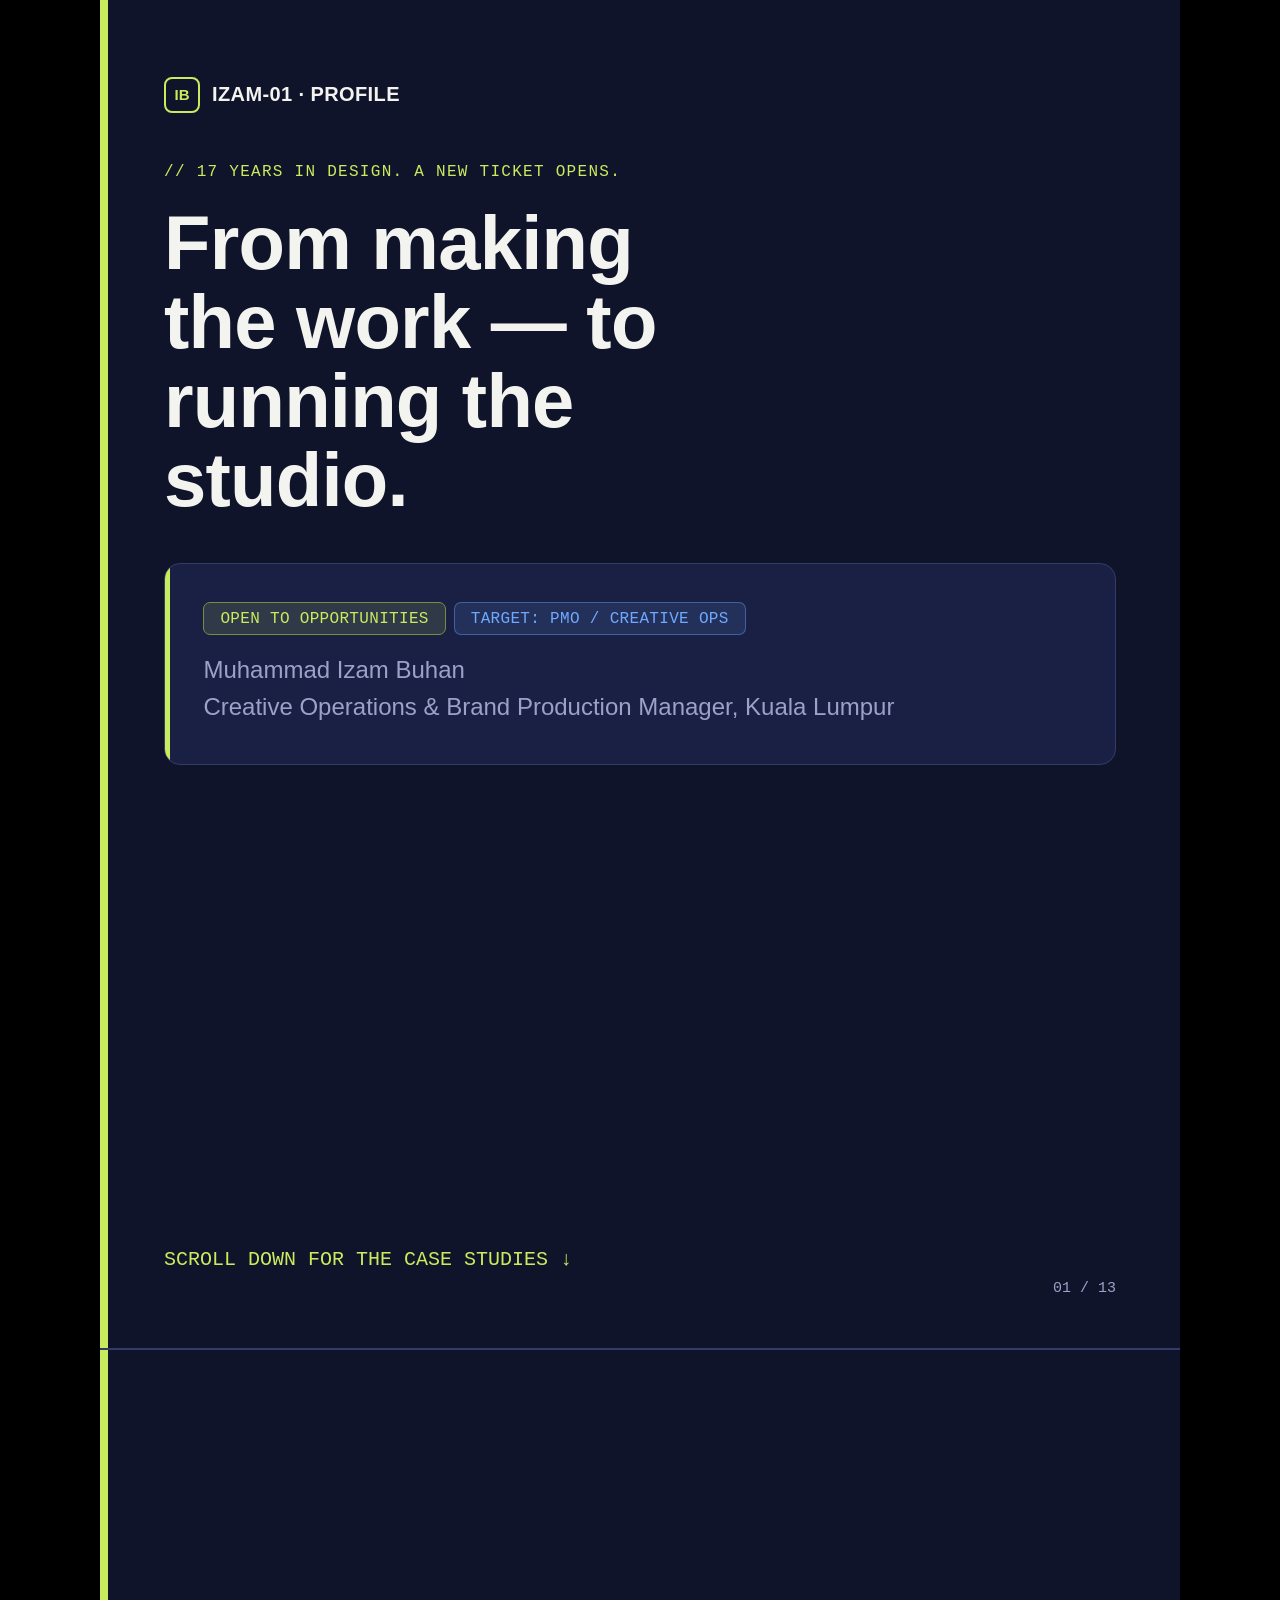
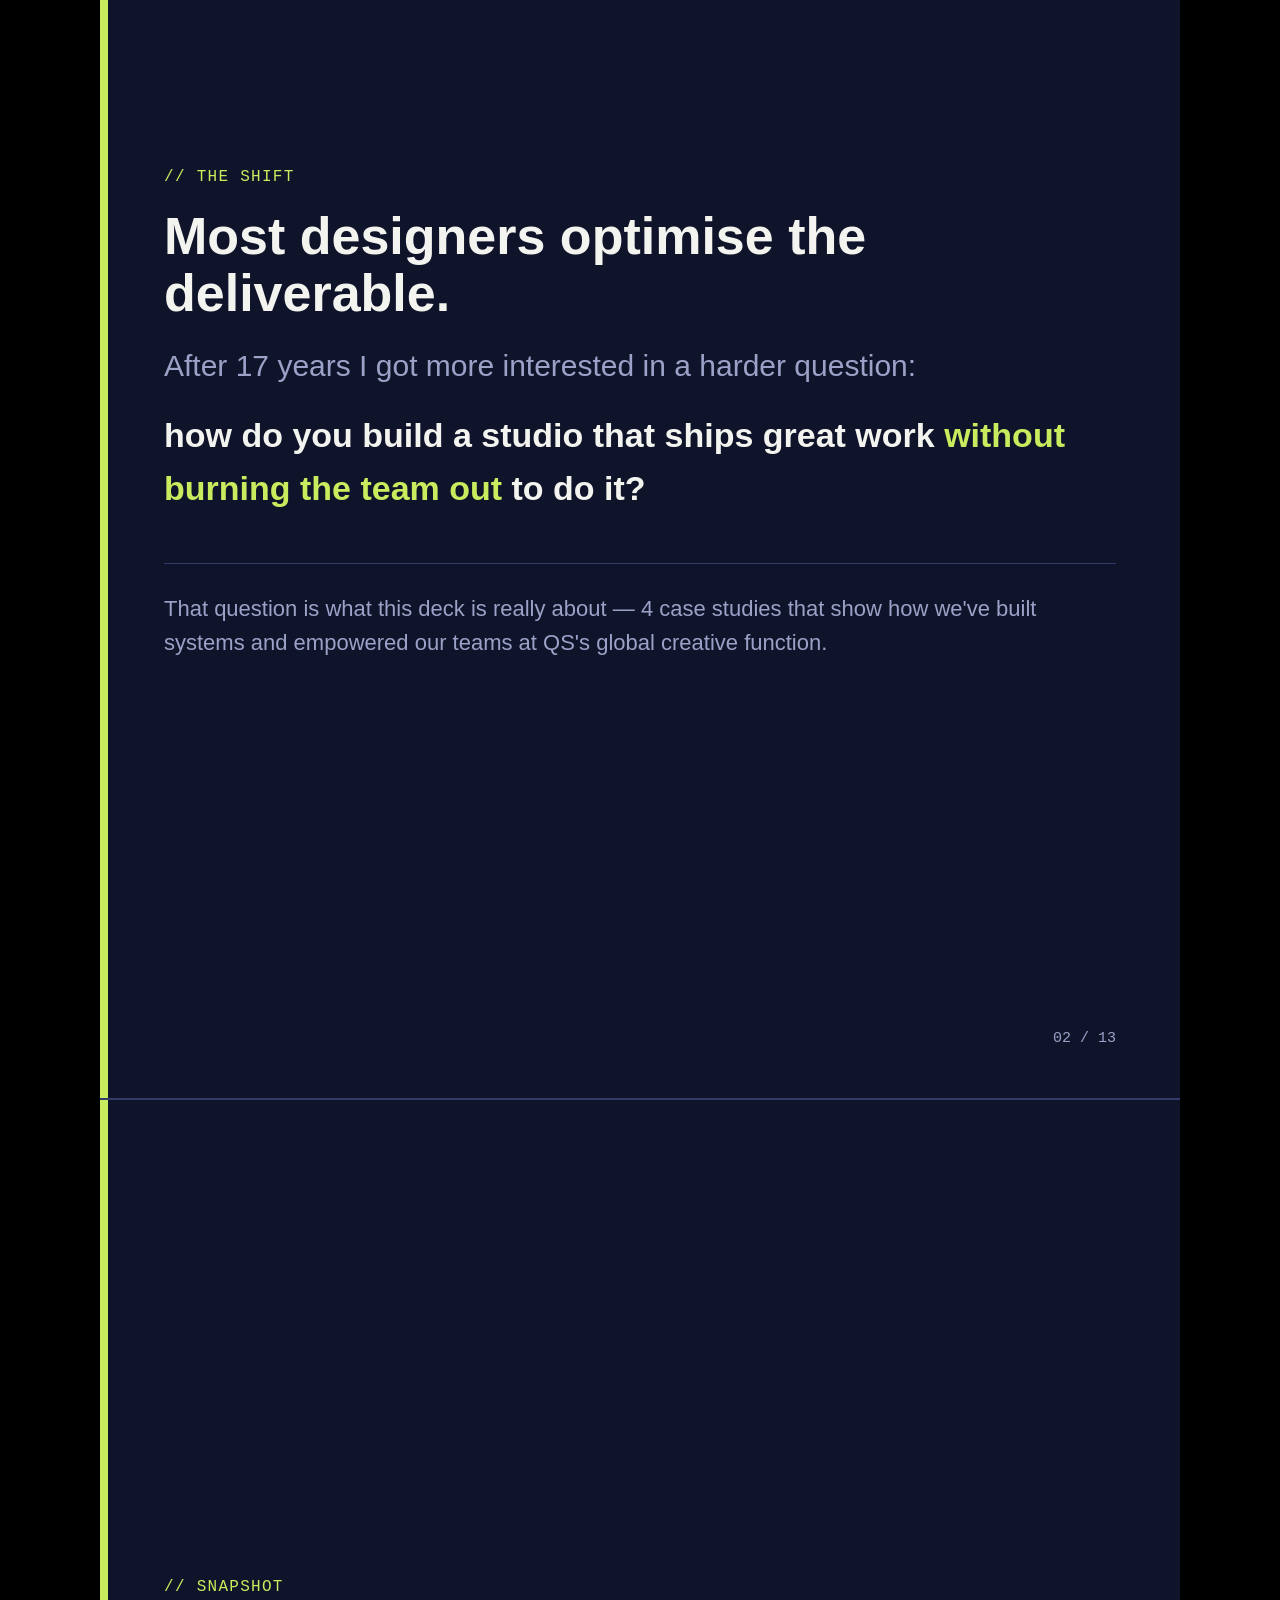
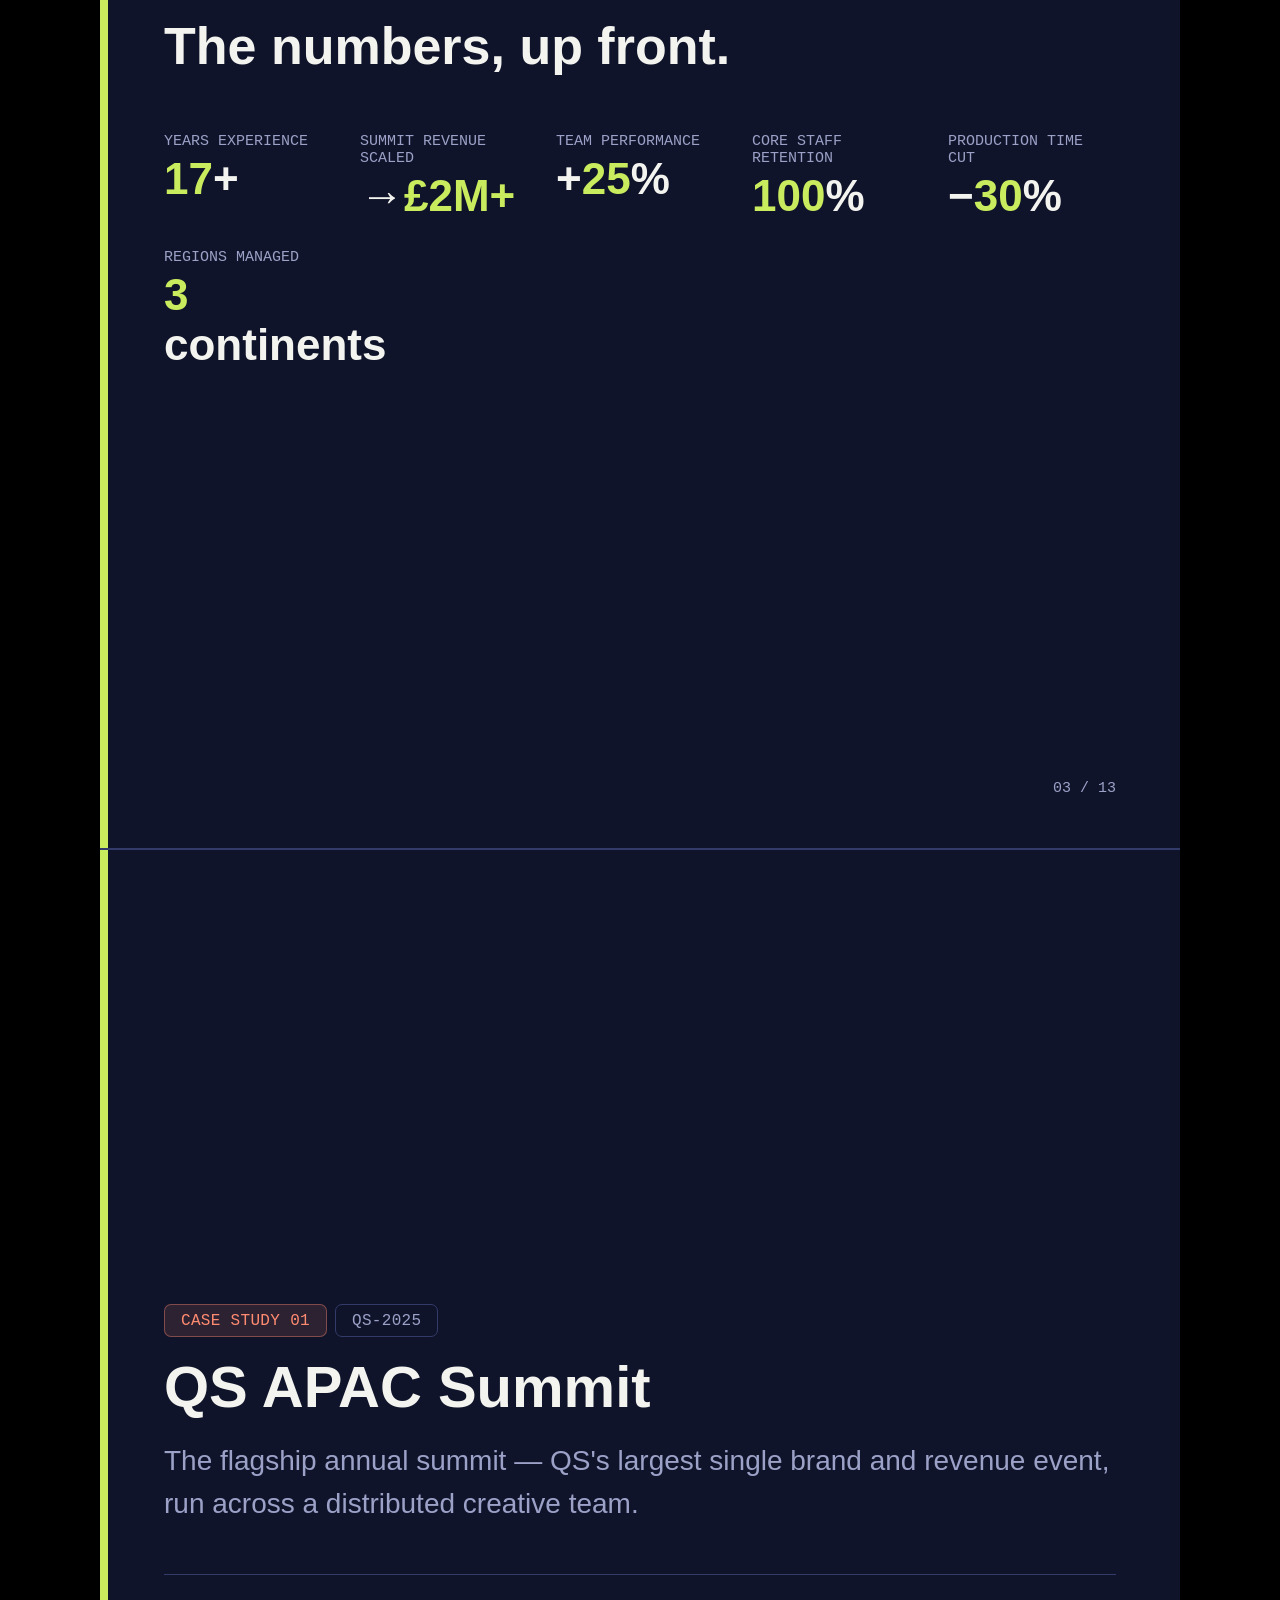
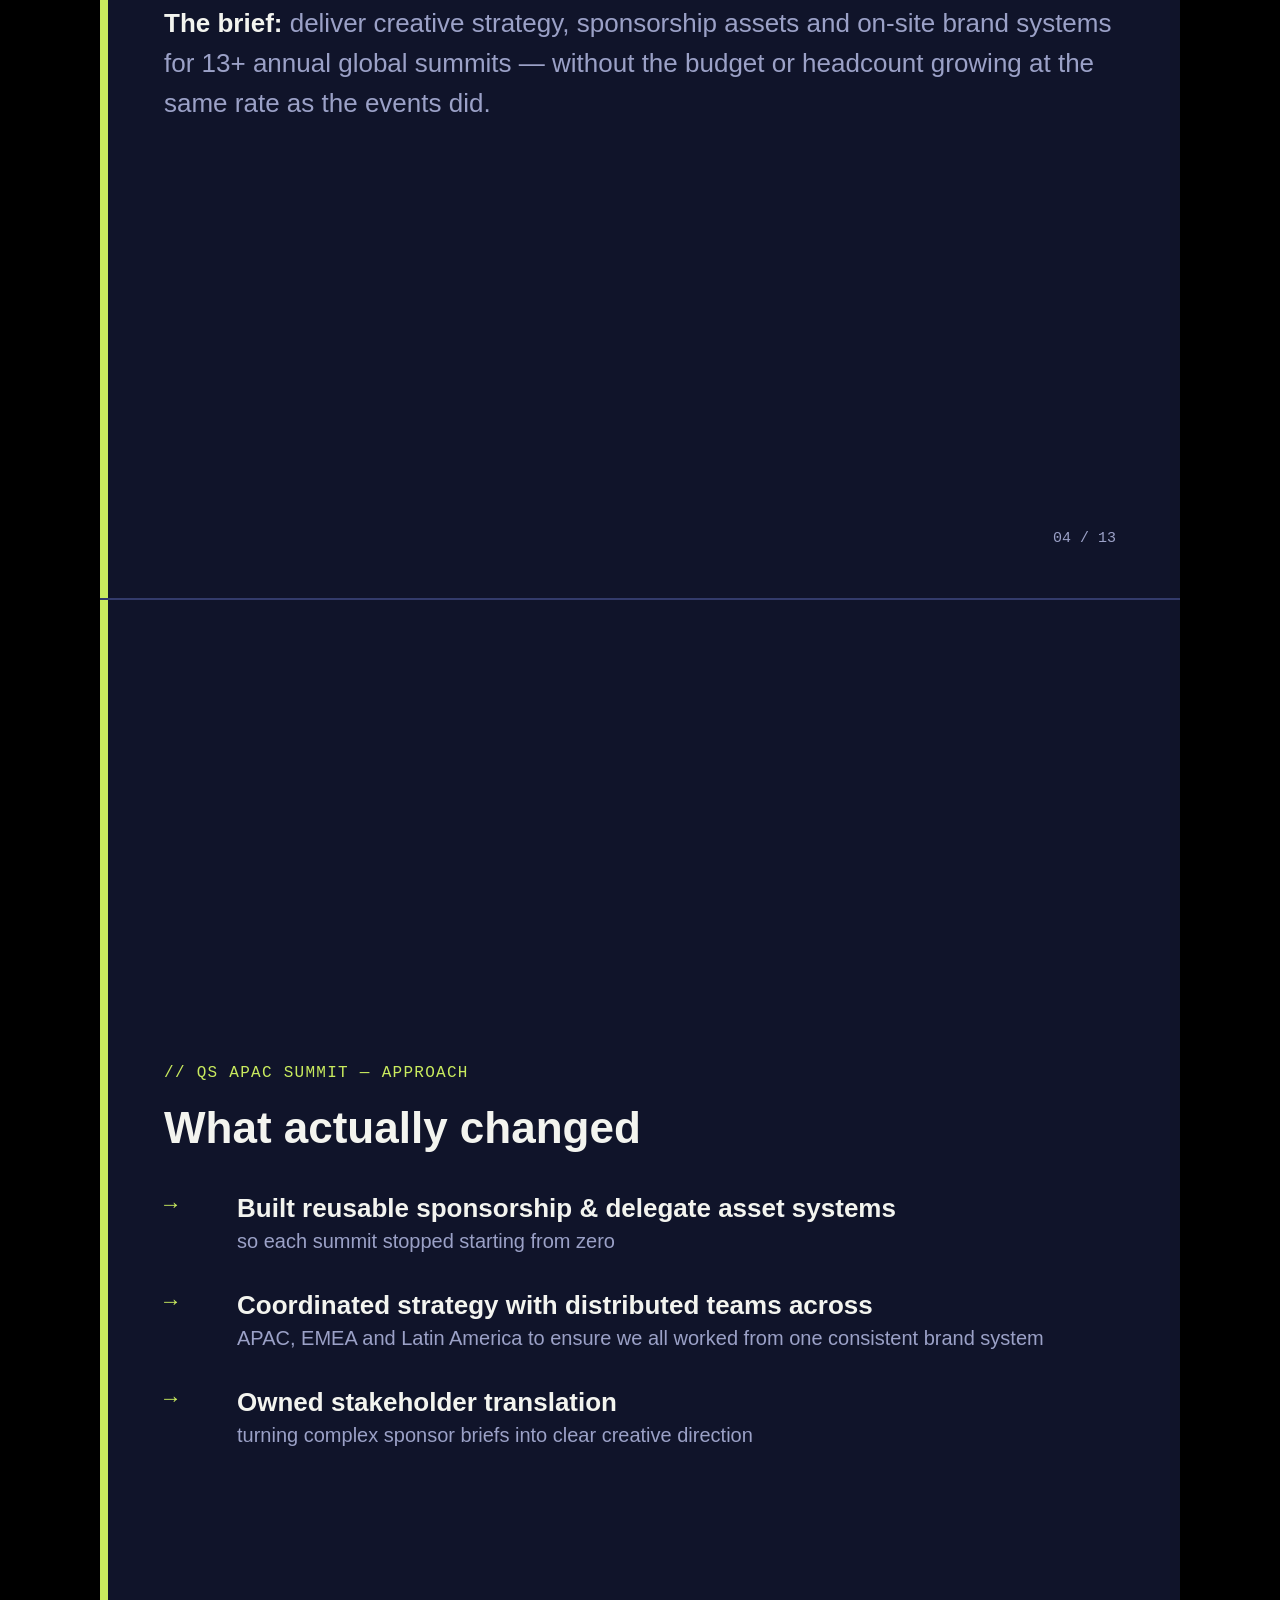
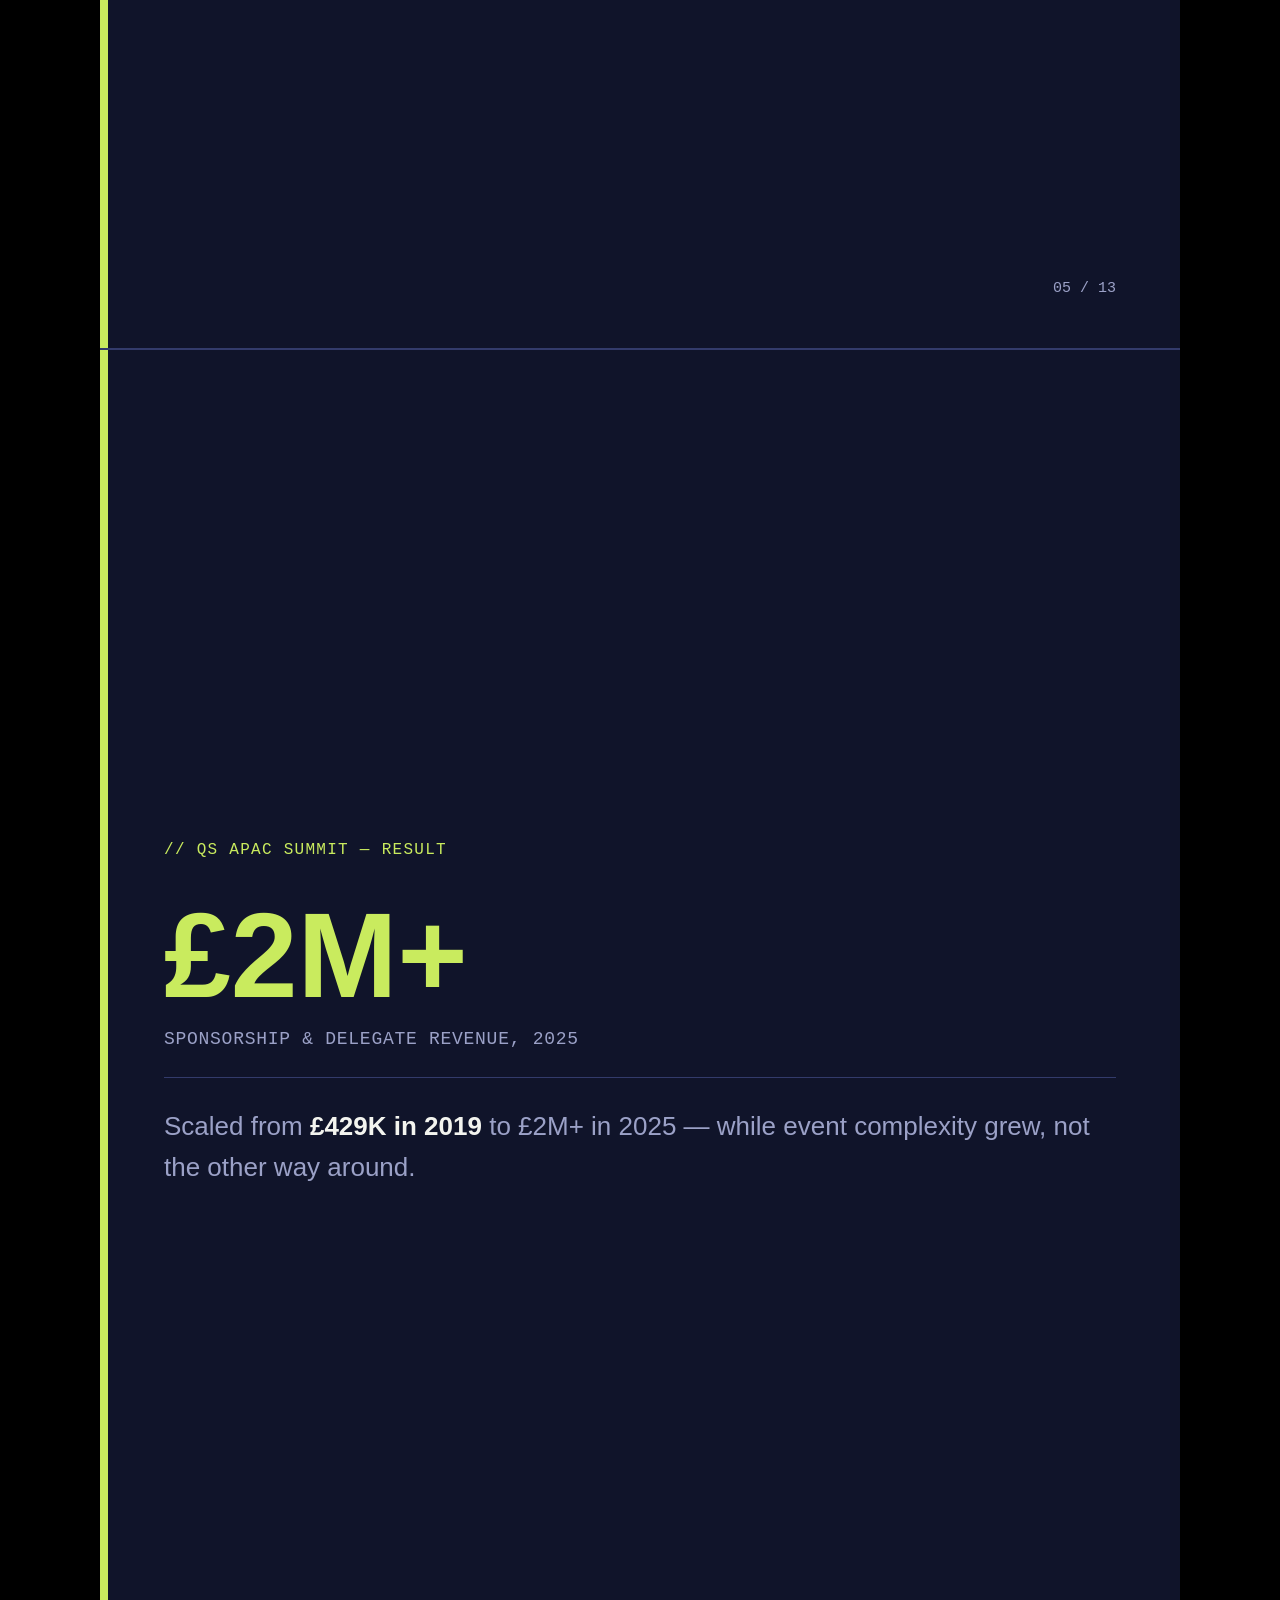
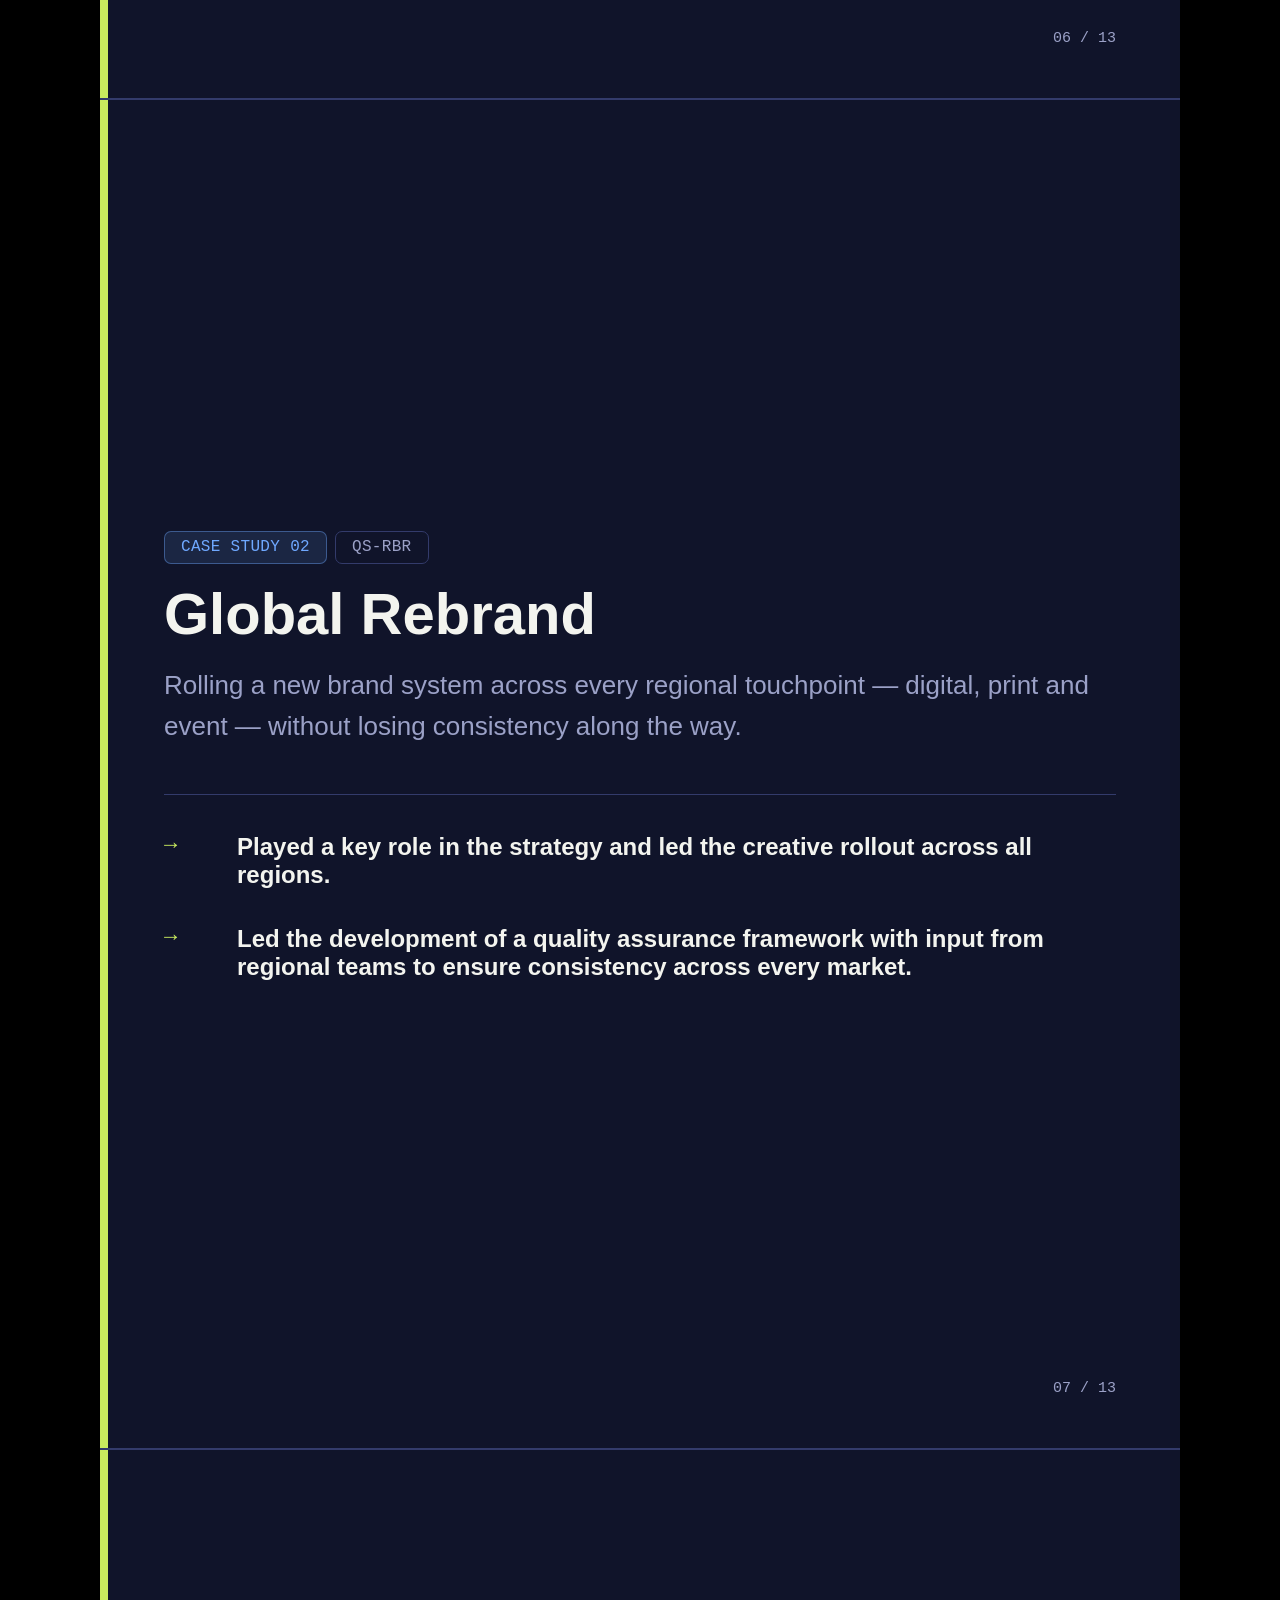
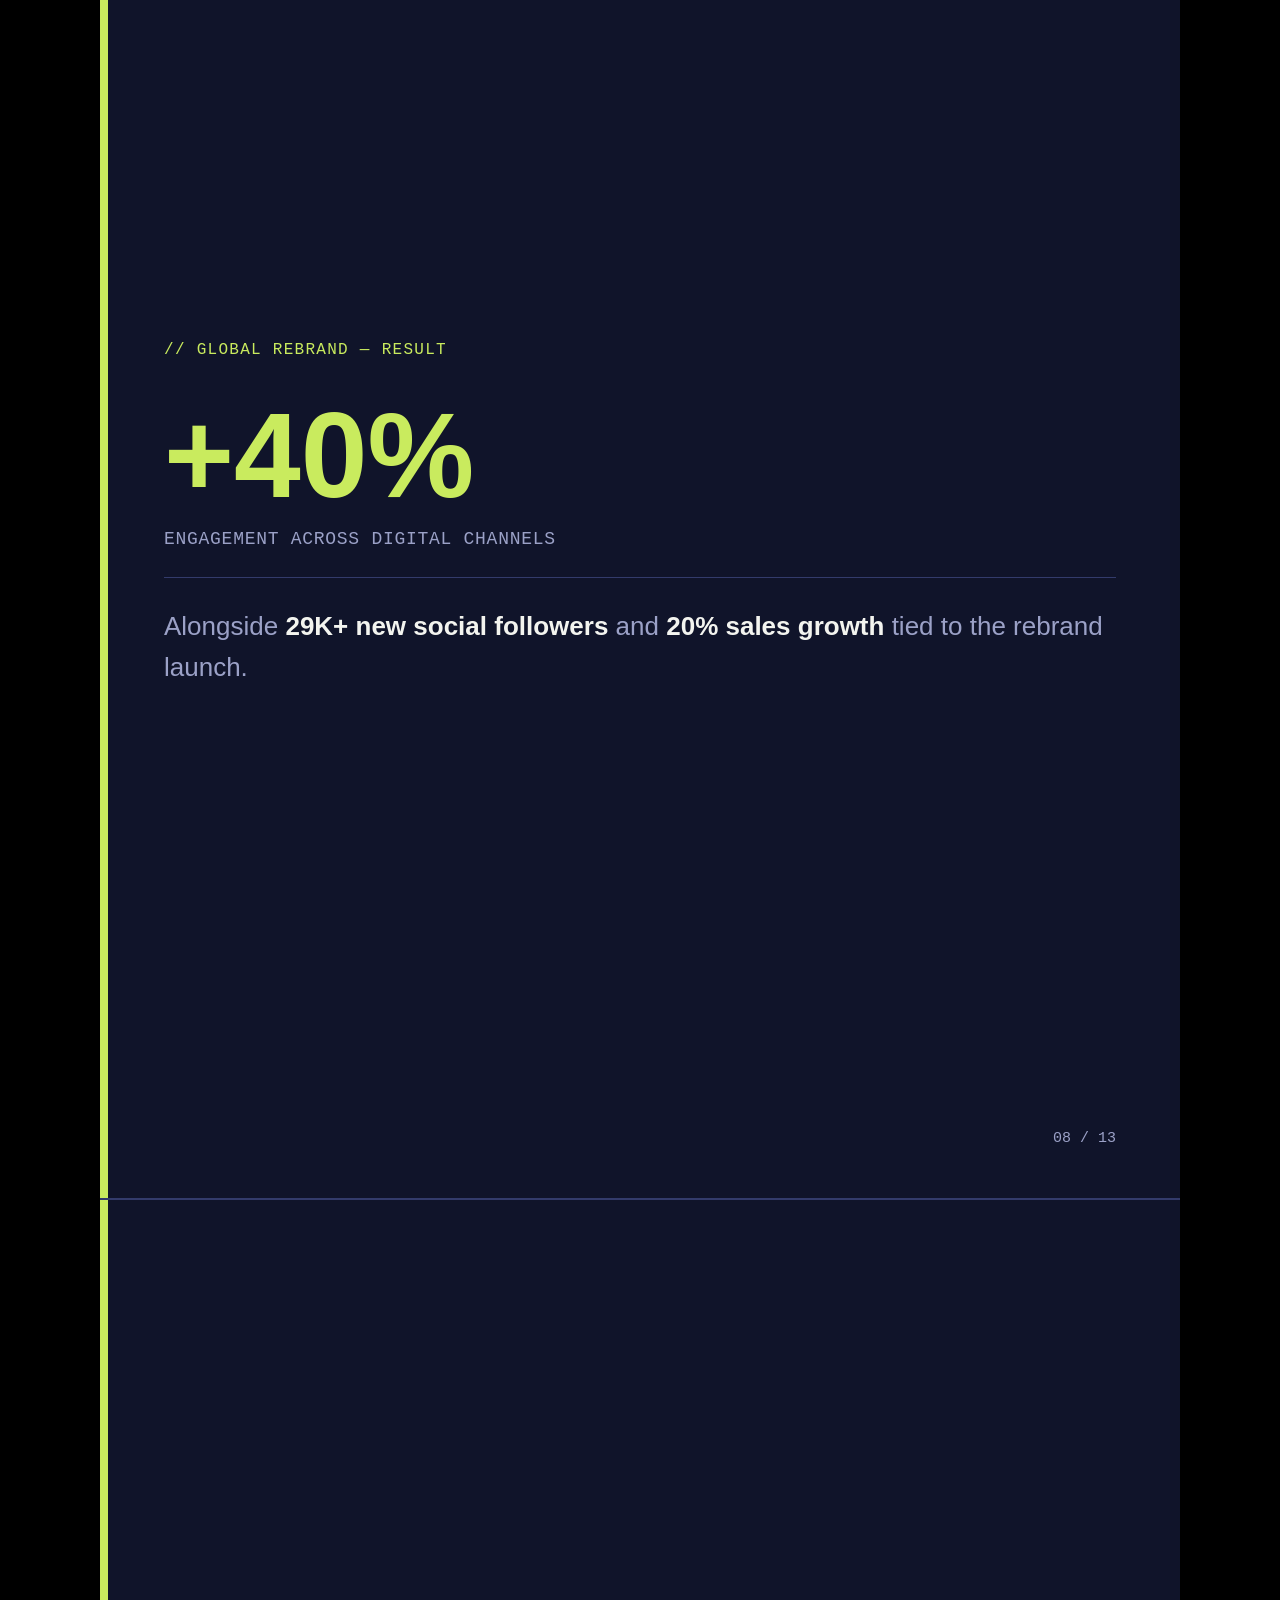
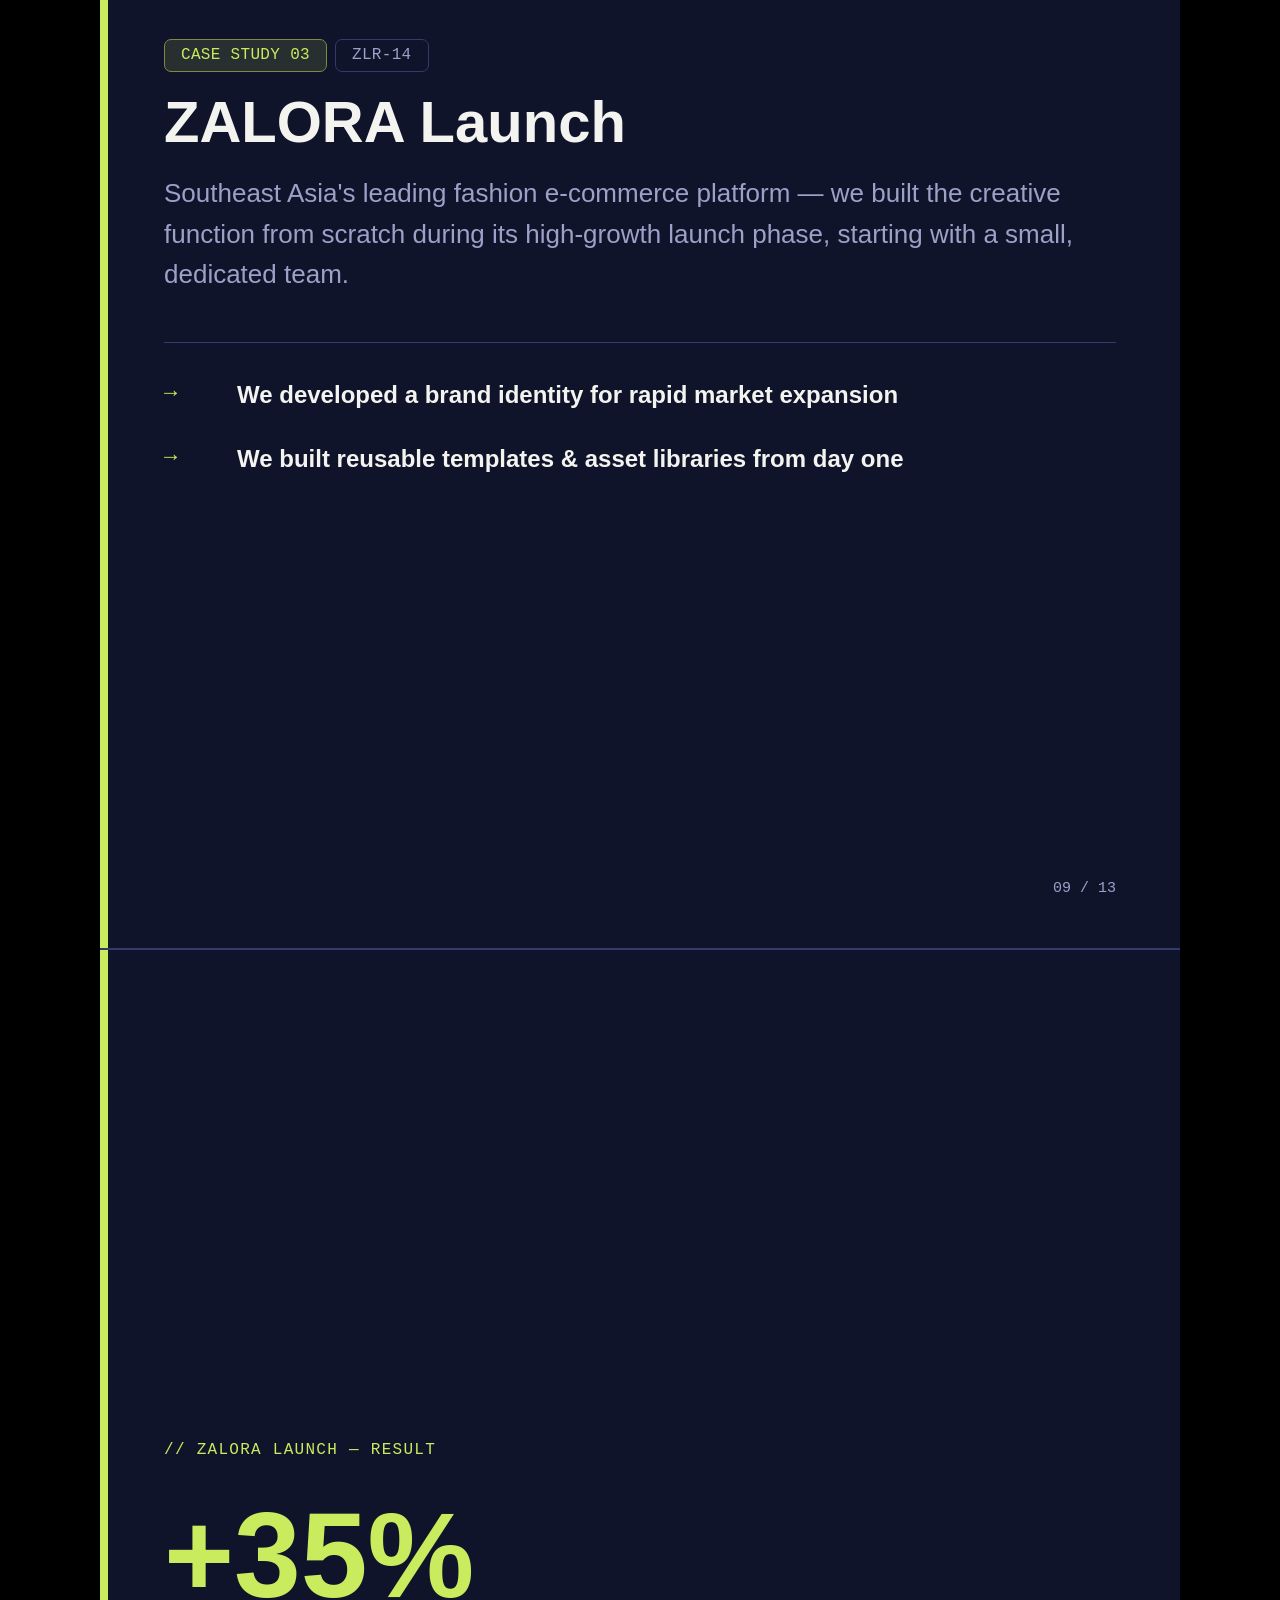
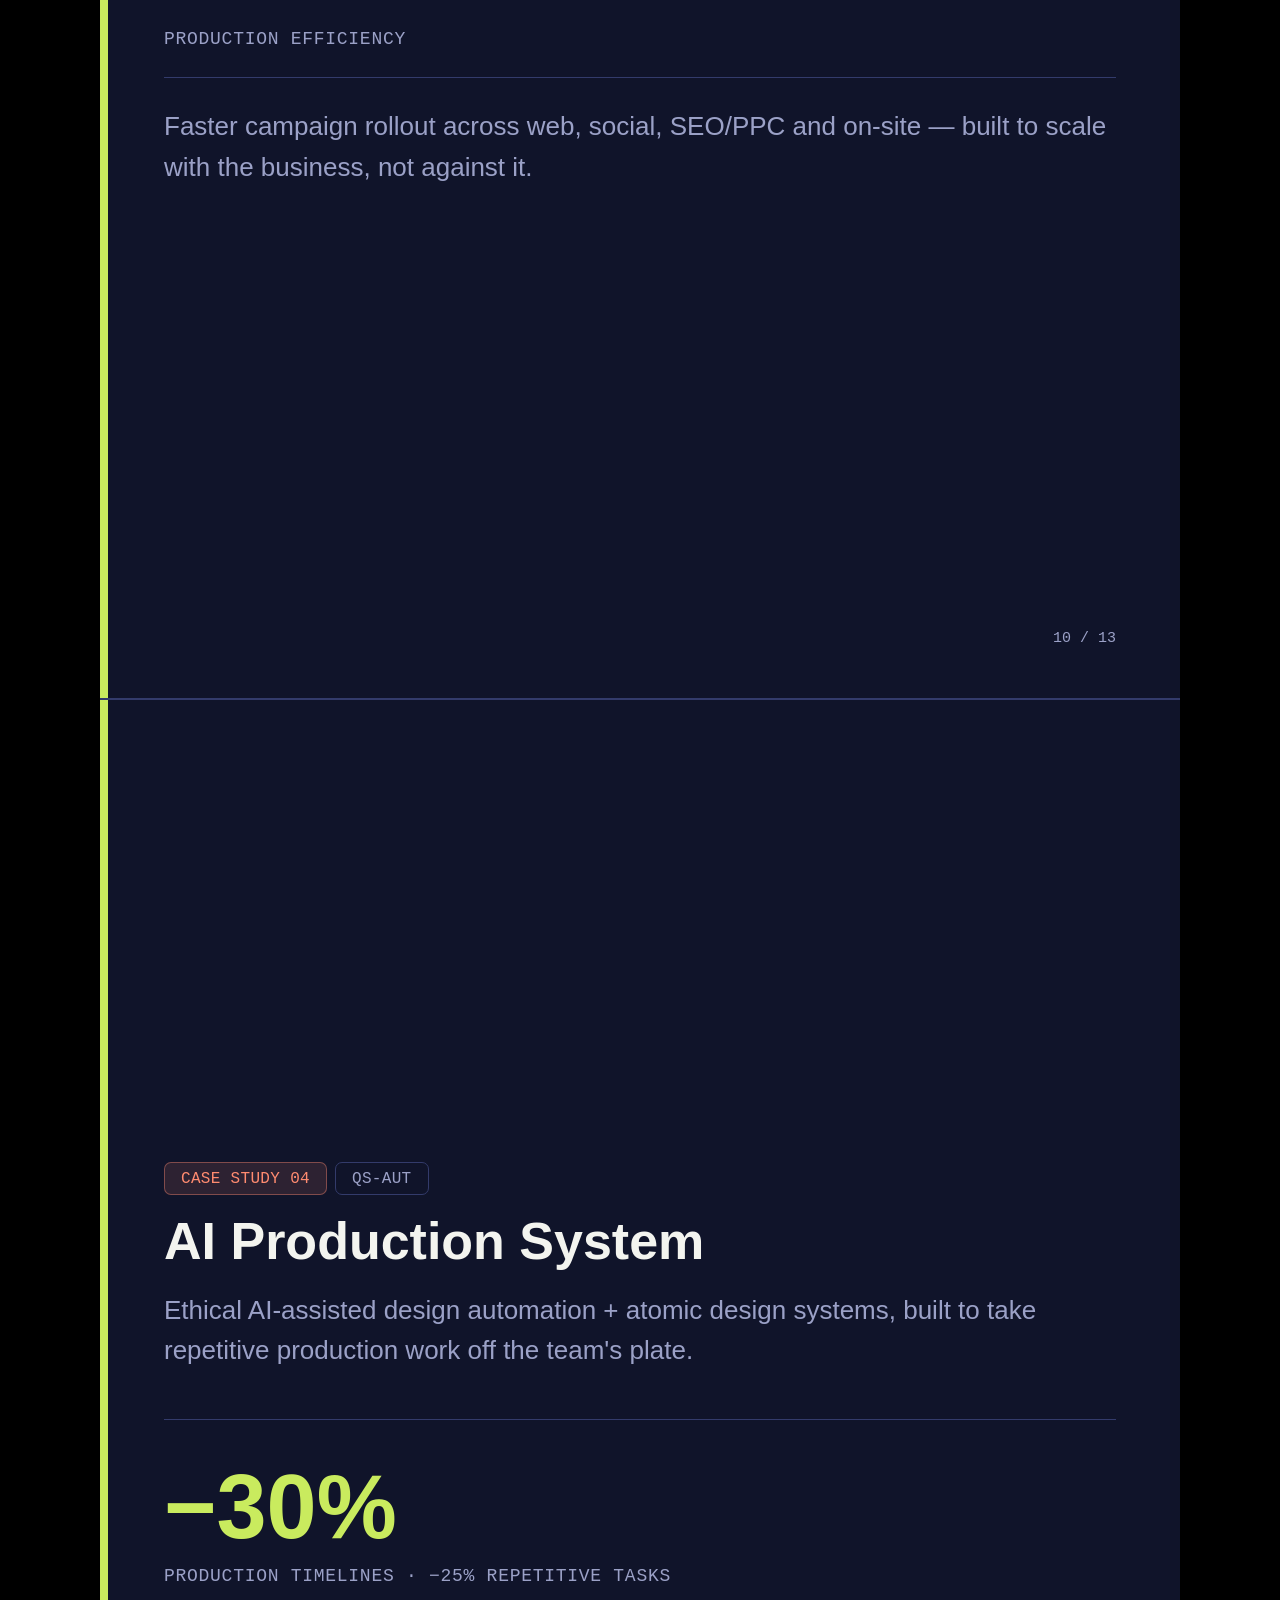
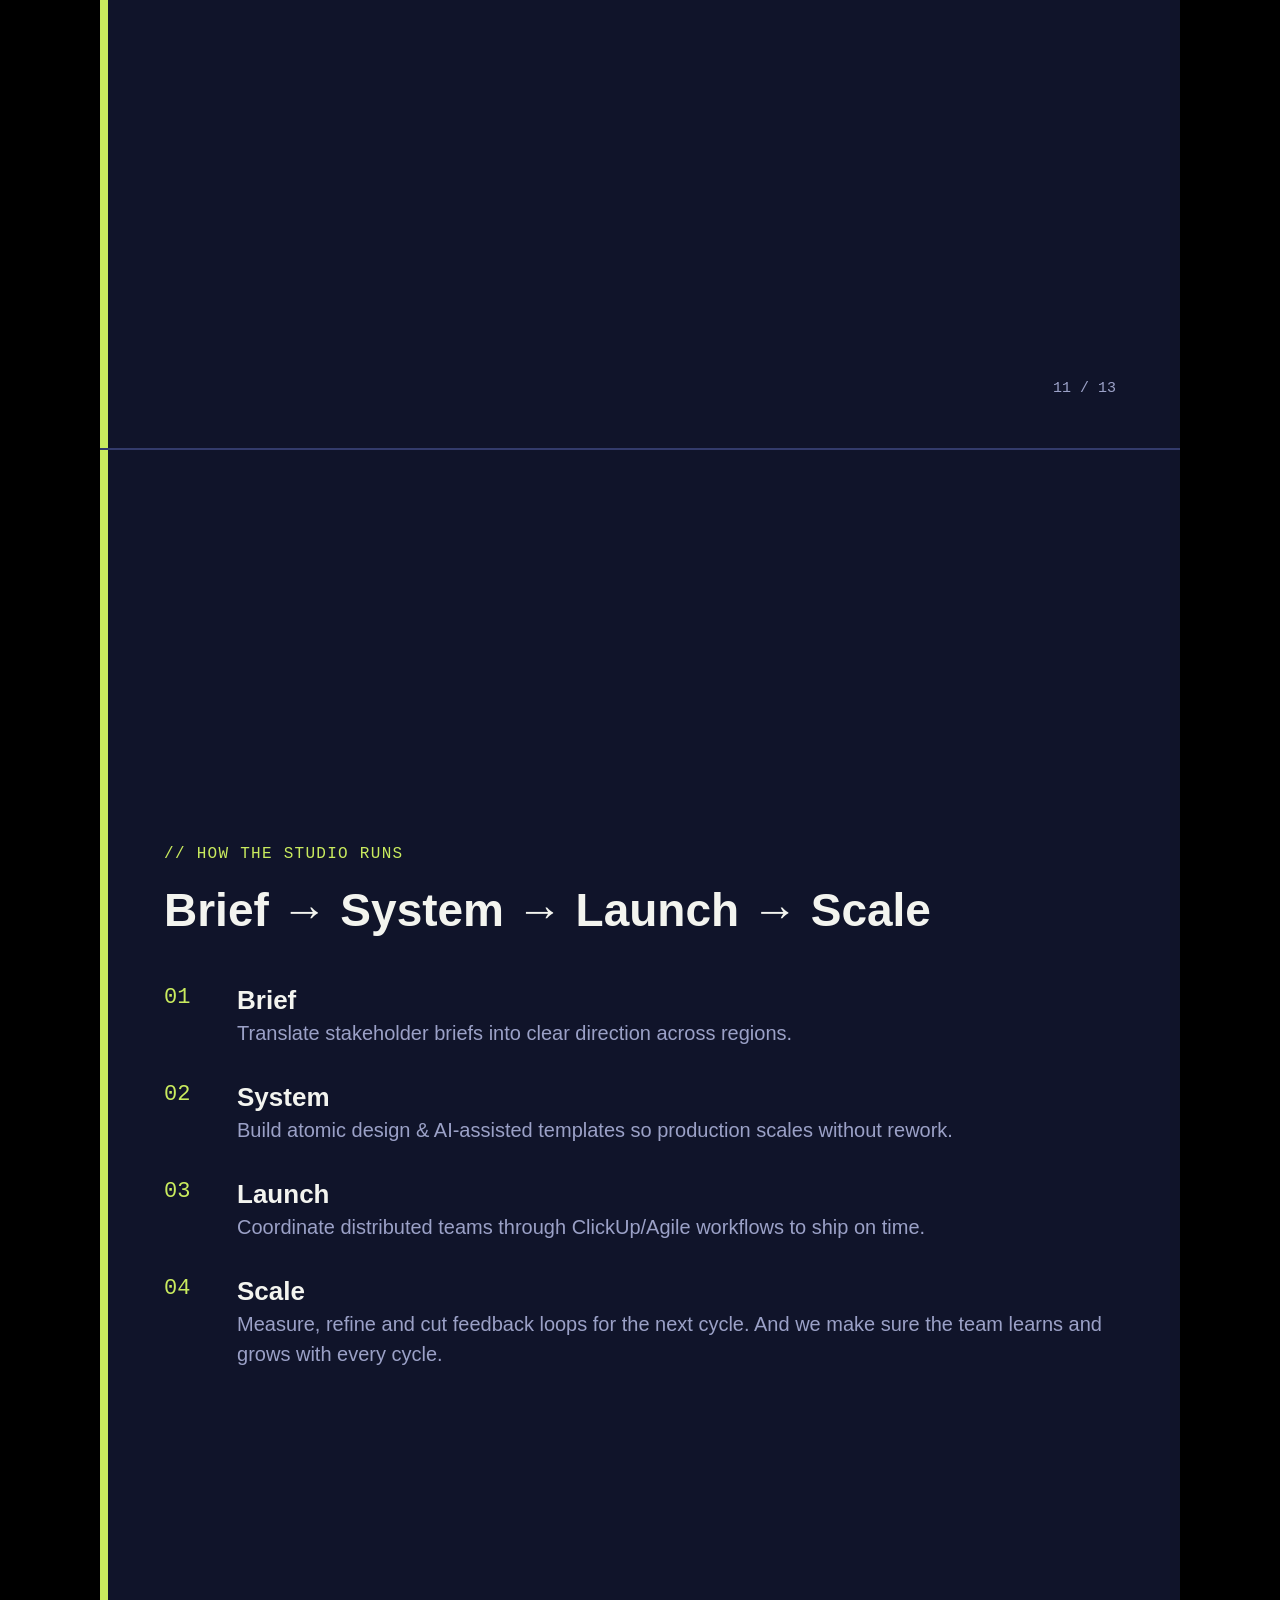
<file: introduction.html>
<!DOCTYPE html>
<html lang="en">
<head>
  <meta charset="UTF-8">
  <meta name="viewport" content="width=device-width, initial-scale=1.0">
  <link rel="icon" type="image/svg+xml" href="favicon.svg">
  <link rel="icon" type="image/png" sizes="32x32" href="favicon-32.png">
  <link rel="apple-touch-icon" sizes="180x180" href="apple-touch-icon.png">
  <link rel="icon" href="favicon.ico">
  <title>Izam Buhan — Open for Creative Ops / PMO</title>
  <style>
    /* ===== RESET & ROOT ===== */
    * {
      margin: 0;
      padding: 0;
      box-sizing: border-box;
    }

    :root {
      --bg: #10142A;
      --surface: #1A2044;
      --surface-hi: #232B57;
      --line: #333B6B;
      --text: #F3F4EF;
      --text-dim: #9BA1C7;
      --accent: #C9EB5E;
      --accent-dim: #7C8C3F;
      --tag-blue: #6FA8FF;
      --tag-coral: #FF8B70;
      --font-sans: 'Liberation Sans', 'DejaVu Sans', system-ui, -apple-system, sans-serif;
      --font-mono: 'Liberation Mono', 'DejaVu Sans Mono', 'Courier New', monospace;
    }

    html, body {
      margin: 0;
      padding: 0;
      background: #000;
      font-family: var(--font-sans);
      -webkit-font-smoothing: antialiased;
      display: flex;
      flex-direction: column;
      align-items: center;
    }

    /* ===== SLIDE WRAPPER ===== */
    .slide {
      width: 100%;
      max-width: 1080px;
      aspect-ratio: 1080 / 1350;
      background: var(--bg);
      color: var(--text);
      position: relative;
      overflow: hidden;
      padding: clamp(24px, 6vw, 90px) clamp(20px, 5vw, 80px);
      display: flex;
      flex-direction: column;
      justify-content: center;
      margin: 0 auto;
      border-bottom: 2px solid var(--line);
    }

    /* ===== TYPOGRAPHY ===== */
    .eyebrow {
      font-family: var(--font-mono);
      font-size: clamp(12px, 1.4vw, 16px);
      color: var(--accent);
      letter-spacing: 0.08em;
      margin-bottom: clamp(12px, 2vw, 22px);
      text-transform: uppercase;
    }

    .pagenum {
      position: absolute;
      bottom: clamp(20px, 4vw, 70px);
      right: clamp(20px, 5vw, 80px);
      font-family: var(--font-mono);
      font-size: clamp(11px, 1.3vw, 15px);
      color: var(--text-dim);
    }

    .accentbar {
      position: absolute;
      left: 0;
      top: 0;
      bottom: 0;
      width: clamp(4px, 0.7vw, 8px);
      background: var(--accent);
    }

    /* ===== TAGS ===== */
    .tag {
      font-family: var(--font-mono);
      font-size: clamp(11px, 1.3vw, 16px);
      padding: clamp(4px, 0.5vw, 7px) clamp(10px, 1.4vw, 16px);
      border-radius: 7px;
      letter-spacing: 0.02em;
      display: inline-block;
      white-space: nowrap;
    }
    .tag.open { background: rgba(201,235,94,0.12); color: var(--accent); border: 1px solid var(--accent-dim); }
    .tag.role { background: rgba(111,168,255,0.12); color: var(--tag-blue); border: 1px solid rgba(111,168,255,0.4); }
    .tag.shipped { background: rgba(201,235,94,0.12); color: var(--accent); border: 1px solid var(--accent-dim); }
    .tag.scaled { background: rgba(255,139,112,0.12); color: var(--tag-coral); border: 1px solid rgba(255,139,112,0.4); }
    .tag.live { background: rgba(111,168,255,0.12); color: var(--tag-blue); border: 1px solid rgba(111,168,255,0.4); }
    .tag.mono { background: transparent; border: 1px solid var(--line); color: var(--text-dim); }

    /* ===== HEADINGS ===== */
    h1.big {
      font-family: var(--font-sans);
      font-weight: 700;
      font-size: clamp(32px, 7vw, 76px);
      line-height: 1.04;
      margin: 0 0 clamp(16px, 2vw, 24px);
      letter-spacing: -0.01em;
    }

    h2.mid {
      font-family: var(--font-sans);
      font-weight: 700;
      font-size: clamp(24px, 4.8vw, 52px);
      line-height: 1.1;
      margin: 0 0 clamp(12px, 1.8vw, 20px);
    }

    p.body {
      font-size: clamp(16px, 2.4vw, 26px);
      line-height: 1.55;
      color: var(--text-dim);
      margin: 0 0 clamp(12px, 1.6vw, 20px);
    }
    p.body b {
      color: var(--text);
      font-weight: 600;
    }

    .statline {
      font-family: var(--font-sans);
      font-weight: 700;
      font-size: clamp(48px, 11vw, 120px);
      color: var(--accent);
      line-height: 1;
      margin: clamp(8px, 1.2vw, 14px) 0;
    }

    .statlabel {
      font-family: var(--font-mono);
      font-size: clamp(12px, 1.6vw, 18px);
      color: var(--text-dim);
      letter-spacing: 0.04em;
    }

    /* ===== DIVIDER ===== */
    .divider {
      height: 1px;
      background: var(--line);
      margin: clamp(16px, 2.4vw, 28px) 0;
    }

    /* ===== GRID ===== */
    .field-grid {
      display: grid;
      grid-template-columns: repeat(auto-fit, minmax(140px, 1fr));
      gap: clamp(14px, 2.4vw, 28px);
      margin-top: auto;
    }
    .field .label {
      font-family: var(--font-mono);
      font-size: clamp(11px, 1.2vw, 15px);
      color: var(--text-dim);
      margin-bottom: 4px;
    }
    .field .value {
      font-family: var(--font-sans);
      font-size: clamp(24px, 4vw, 44px);
      font-weight: 700;
    }
    .field .value span {
      color: var(--accent);
    }

    /* ===== FLOW LIST ===== */
    .flow-list .flow-item {
      display: flex;
      gap: clamp(12px, 1.8vw, 24px);
      align-items: flex-start;
      margin-bottom: clamp(18px, 2.8vw, 34px);
    }
    .flow-list .flow-num {
      font-family: var(--font-mono);
      font-size: clamp(16px, 2vw, 22px);
      color: var(--accent);
      width: clamp(32px, 4vw, 50px);
      flex-shrink: 0;
    }
    .flow-list .flow-title {
      font-family: var(--font-sans);
      font-weight: 700;
      font-size: clamp(18px, 2.6vw, 30px);
      margin-bottom: 2px;
    }
    .flow-list .flow-desc {
      font-size: clamp(14px, 1.8vw, 20px);
      color: var(--text-dim);
      line-height: 1.5;
    }

    /* ===== COVER TICKET ===== */
    .cover-ticket {
      background: var(--surface);
      border: 1px solid var(--line);
      border-radius: 16px;
      padding: clamp(20px, 3vw, 40px);
      margin-top: clamp(12px, 1.8vw, 20px);
      position: relative;
      overflow: hidden;
    }
    .cover-ticket::before {
      content: "";
      position: absolute;
      left: 0;
      top: 0;
      bottom: 0;
      width: clamp(3px, 0.5vw, 5px);
      background: var(--accent);
    }

    /* ===== LOGO ROW ===== */
    .logo-row {
      display: flex;
      align-items: center;
      gap: clamp(8px, 1vw, 12px);
      margin-bottom: clamp(24px, 4vw, 50px);
    }
    .logo-mark {
      width: clamp(28px, 3.2vw, 36px);
      height: clamp(28px, 3.2vw, 36px);
      border: 2px solid var(--accent);
      border-radius: 8px;
      display: flex;
      align-items: center;
      justify-content: center;
      font-family: var(--font-sans);
      font-weight: 700;
      font-size: clamp(12px, 1.3vw, 15px);
      color: var(--accent);
    }
    .logo-text {
      font-family: var(--font-sans);
      font-weight: 600;
      font-size: clamp(14px, 1.8vw, 20px);
      letter-spacing: 0.02em;
    }

    .arrow-cta {
      font-family: var(--font-mono);
      font-size: clamp(14px, 1.8vw, 20px);
      color: var(--accent);
      margin-top: auto;
      display: flex;
      align-items: center;
      gap: 8px;
    }
    .arrow-cta a {
      color: var(--accent);
      text-decoration: none;
    }

    /* ===== RESPONSIVE FINE-TUNE ===== */
    @media (max-width: 600px) {
      .slide {
        padding: 20px 16px;
        aspect-ratio: auto;
        min-height: 100vh;
        height: auto;
        justify-content: flex-start;
        padding-top: 40px;
        padding-bottom: 60px;
      }
      .field-grid {
        grid-template-columns: 1fr 1fr;
        gap: 12px;
      }
      .flow-list .flow-item {
        flex-direction: column;
        gap: 4px;
        margin-bottom: 20px;
      }
      .flow-list .flow-num {
        width: auto;
      }
      .cover-ticket {
        padding: 16px;
      }
      .pagenum {
        bottom: 16px;
        right: 16px;
      }
      .accentbar {
        width: 4px;
      }
      .tag {
        font-size: 10px;
        padding: 3px 8px;
        white-space: normal;
      }
      .logo-row {
        margin-bottom: 20px;
      }
    }

    @media (max-width: 400px) {
      .field-grid {
        grid-template-columns: 1fr 1fr;
        gap: 8px;
      }
      .field .value {
        font-size: 18px;
      }
      h1.big {
        font-size: 26px;
      }
      h2.mid {
        font-size: 20px;
      }
      p.body {
        font-size: 14px;
      }
      .statline {
        font-size: 36px;
      }
    }
  </style>
</head>
<body>

<!-- ===== SLIDE 1: COVER ===== -->
<div class="slide">
  <div class="accentbar"></div>
  <div class="logo-row"><div class="logo-mark">IB</div><div class="logo-text mono">IZAM-01 · PROFILE</div></div>
  <div class="eyebrow">// 17 Years in Design. A New Ticket Opens.</div>
  <h1 class="big">From making<br>the work — to<br>running the<br>studio.</h1>
  <div class="cover-ticket">
    <div style="display:flex; flex-wrap:wrap; gap:8px; margin-bottom:16px;">
      <span class="tag open">OPEN TO OPPORTUNITIES</span>
      <span class="tag role">TARGET: PMO / CREATIVE OPS</span>
    </div>
    <p class="body" style="margin-bottom:0; font-size:clamp(16px, 2.2vw, 24px);">Muhammad Izam Buhan <br> Creative Operations &amp; Brand Production Manager, Kuala Lumpur</p>
  </div>
  <div class="arrow-cta">SCROLL DOWN FOR THE CASE STUDIES ↓</div>
  <div class="pagenum">01 / 13</div>
</div>

<!-- ===== SLIDE 2: THE SHIFT ===== -->
<div class="slide">
  <div class="accentbar"></div>
  <div class="eyebrow">// The Shift</div>
  <h2 class="mid">Most designers optimise the deliverable.</h2>
  <p class="body" style="font-size:clamp(18px, 2.8vw, 30px);">After 17 years I got more interested in a harder question:</p>
  <p class="body" style="font-size:clamp(20px, 3.2vw, 34px); color:var(--text); font-weight:600;">how do you build a studio that ships great work <span style="color:var(--accent)">without burning the team out</span> to do it?</p>
  <div class="divider"></div>
  <p class="body" style="font-size:clamp(14px, 2vw, 22px);">That question is what this deck is really about — 4 case studies that show how we've built systems and empowered our teams at QS's global creative function.</p>
  <div class="pagenum">02 / 13</div>
</div>

<!-- ===== SLIDE 3: SNAPSHOT ===== -->
<div class="slide">
  <div class="accentbar"></div>
  <div class="eyebrow">// Snapshot</div>
  <h2 class="mid">The numbers, up front.</h2>
  <div class="field-grid" style="margin-top:clamp(20px, 3vw, 40px);">
    <div class="field"><div class="label">YEARS EXPERIENCE</div><div class="value"><span>17</span>+</div></div>
    <div class="field"><div class="label">SUMMIT REVENUE SCALED</div><div class="value">→<span>£2M+</span></div></div>
    <div class="field"><div class="label">TEAM PERFORMANCE</div><div class="value">+<span>25</span>%</div></div>
    <div class="field"><div class="label">CORE STAFF RETENTION</div><div class="value"><span>100</span>%</div></div>
    <div class="field"><div class="label">PRODUCTION TIME CUT</div><div class="value">−<span>30</span>%</div></div>
    <div class="field"><div class="label">REGIONS MANAGED</div><div class="value"><span>3</span> continents</div></div>
  </div>
  <div class="pagenum">03 / 13</div>
</div>

<!-- ===== SLIDE 4: CASE STUDY 1 - CONTEXT ===== -->
<div class="slide">
  <div class="accentbar"></div>
  <div style="display:flex; flex-wrap:wrap; gap:8px; margin-bottom:18px;"><span class="tag scaled">CASE STUDY 01</span><span class="tag mono">QS-2025</span></div>
  <h2 class="mid" style="font-size:clamp(28px, 5.4vw, 58px);">QS APAC Summit</h2>
  <p class="body" style="font-size:clamp(18px, 2.6vw, 28px);">The flagship annual summit — QS's largest single brand and revenue event, run across a distributed creative team.</p>
  <div class="divider"></div>
  <p class="body"><b>The brief:</b> deliver creative strategy, sponsorship assets and on-site brand systems for 13+ annual global summits — without the budget or headcount growing at the same rate as the events did.</p>
  <div class="pagenum">04 / 13</div>
</div>

<!-- ===== SLIDE 5: CASE STUDY 1 - APPROACH ===== -->
<div class="slide">
  <div class="accentbar"></div>
  <div class="eyebrow">// QS APAC Summit — Approach</div>
  <h2 class="mid" style="font-size:clamp(24px, 4vw, 44px);">What actually changed</h2>
  <div class="flow-list" style="margin-top:clamp(12px, 1.8vw, 20px);">
    <div class="flow-item"><div class="flow-num">→</div><div><div class="flow-title" style="font-size:clamp(18px, 2.4vw, 26px);">Built reusable sponsorship &amp; delegate asset systems</div><div class="flow-desc">so each summit stopped starting from zero</div></div></div>
    <div class="flow-item"><div class="flow-num">→</div><div><div class="flow-title" style="font-size:clamp(18px, 2.4vw, 26px);">Coordinated strategy with distributed teams across</div><div class="flow-desc">APAC, EMEA and Latin America to ensure we all worked from one consistent brand system</div></div></div>
    <div class="flow-item"><div class="flow-num">→</div><div><div class="flow-title" style="font-size:clamp(18px, 2.4vw, 26px);">Owned stakeholder translation</div><div class="flow-desc">turning complex sponsor briefs into clear creative direction</div></div></div>
  </div>
  <div class="pagenum">05 / 13</div>
</div>

<!-- ===== SLIDE 6: CASE STUDY 1 - RESULT ===== -->
<div class="slide">
  <div class="accentbar"></div>
  <div class="eyebrow">// QS APAC Summit — Result</div>
  <div class="statline">£2M+</div>
  <div class="statlabel">SPONSORSHIP &amp; DELEGATE REVENUE, 2025</div>
  <div class="divider"></div>
  <p class="body" style="font-size:clamp(18px, 2.4vw, 26px);">Scaled from <b>£429K in 2019</b> to £2M+ in 2025 — while event complexity grew, not the other way around.</p>
  <div class="pagenum">06 / 13</div>
</div>

<!-- ===== SLIDE 7: CASE STUDY 2 - CONTEXT + APPROACH ===== -->
<div class="slide">
  <div class="accentbar"></div>
  <div style="display:flex; flex-wrap:wrap; gap:8px; margin-bottom:18px;"><span class="tag live">CASE STUDY 02</span><span class="tag mono">QS-RBR</span></div>
  <h2 class="mid" style="font-size:clamp(28px, 5.4vw, 58px);">Global Rebrand</h2>
  <p class="body" style="font-size:clamp(16px, 2.4vw, 26px);">Rolling a new brand system across every regional touchpoint — digital, print and event — without losing consistency along the way.</p>
  <div class="divider"></div>
  <div class="flow-list" style="margin-top:10px;">
    <div class="flow-item"><div class="flow-num">→</div><div><div class="flow-title" style="font-size:clamp(16px, 2.2vw, 24px);">Played a key role in the strategy and led the creative rollout across all regions.</div></div></div>
    <div class="flow-item"><div class="flow-num">→</div><div><div class="flow-title" style="font-size:clamp(16px, 2.2vw, 24px);">Led the development of a quality assurance framework with input from regional teams to ensure consistency across every market.</div></div></div>
  </div>
  <div class="pagenum">07 / 13</div>
</div>

<!-- ===== SLIDE 8: CASE STUDY 2 - RESULT ===== -->
<div class="slide">
  <div class="accentbar"></div>
  <div class="eyebrow">// Global Rebrand — Result</div>
  <div class="statline">+40%</div>
  <div class="statlabel">ENGAGEMENT ACROSS DIGITAL CHANNELS</div>
  <div class="divider"></div>
  <p class="body" style="font-size:clamp(18px, 2.4vw, 26px);">Alongside <b>29K+ new social followers</b> and <b>20% sales growth</b> tied to the rebrand launch.</p>
  <div class="pagenum">08 / 13</div>
</div>

<!-- ===== SLIDE 9: CASE STUDY 3 - CONTEXT + APPROACH ===== -->
<div class="slide">
  <div class="accentbar"></div>
  <div style="display:flex; flex-wrap:wrap; gap:8px; margin-bottom:18px;"><span class="tag shipped">CASE STUDY 03</span><span class="tag mono">ZLR-14</span></div>
  <h2 class="mid" style="font-size:clamp(28px, 5.4vw, 58px);">ZALORA Launch</h2>
  <p class="body" style="font-size:clamp(16px, 2.4vw, 26px);">Southeast Asia's leading fashion e-commerce platform — we built the creative function from scratch during its high-growth launch phase, starting with a small, dedicated team.</p>
  <div class="divider"></div>
  <div class="flow-list" style="margin-top:10px;">
    <div class="flow-item"><div class="flow-num">→</div><div><div class="flow-title" style="font-size:clamp(16px, 2.2vw, 24px);">We developed a brand identity for rapid market expansion</div></div></div>
    <div class="flow-item"><div class="flow-num">→</div><div><div class="flow-title" style="font-size:clamp(16px, 2.2vw, 24px);">We built reusable templates &amp; asset libraries from day one</div></div></div>
  </div>
  <div class="pagenum">09 / 13</div>
</div>

<!-- ===== SLIDE 10: CASE STUDY 3 - RESULT ===== -->
<div class="slide">
  <div class="accentbar"></div>
  <div class="eyebrow">// ZALORA Launch — Result</div>
  <div class="statline">+35%</div>
  <div class="statlabel">PRODUCTION EFFICIENCY</div>
  <div class="divider"></div>
  <p class="body" style="font-size:clamp(18px, 2.4vw, 26px);">Faster campaign rollout across web, social, SEO/PPC and on-site — built to scale with the business, not against it.</p>
  <div class="pagenum">10 / 13</div>
</div>

<!-- ===== SLIDE 11: CASE STUDY 4 - AI SYSTEM ===== -->
<div class="slide">
  <div class="accentbar"></div>
  <div style="display:flex; flex-wrap:wrap; gap:8px; margin-bottom:18px;"><span class="tag scaled">CASE STUDY 04</span><span class="tag mono">QS-AUT</span></div>
  <h2 class="mid" style="font-size:clamp(28px, 4.8vw, 52px);">AI Production System</h2>
  <p class="body" style="font-size:clamp(16px, 2.4vw, 26px);">Ethical AI-assisted design automation + atomic design systems, built to take repetitive production work off the team's plate.</p>
  <div class="divider"></div>
  <div class="statline" style="font-size:clamp(48px, 8vw, 90px);">−30%</div>
  <div class="statlabel">PRODUCTION TIMELINES · −25% REPETITIVE TASKS</div>
  <div class="pagenum">11 / 13</div>
</div>

<!-- ===== SLIDE 12: HOW THE STUDIO RUNS ===== -->
<div class="slide">
  <div class="accentbar"></div>
  <div class="eyebrow">// How The Studio Runs</div>
  <h2 class="mid" style="font-size:clamp(24px, 4.2vw, 46px);">Brief → System → Launch → Scale</h2>
  <div class="flow-list" style="margin-top:clamp(16px, 2.4vw, 30px);">
    <div class="flow-item"><div class="flow-num">01</div><div><div class="flow-title" style="font-size:clamp(18px, 2.4vw, 26px);">Brief</div><div class="flow-desc">Translate stakeholder briefs into clear direction across regions.</div></div></div>
    <div class="flow-item"><div class="flow-num">02</div><div><div class="flow-title" style="font-size:clamp(18px, 2.4vw, 26px);">System</div><div class="flow-desc">Build atomic design &amp; AI-assisted templates so production scales without rework.</div></div></div>
    <div class="flow-item"><div class="flow-num">03</div><div><div class="flow-title" style="font-size:clamp(18px, 2.4vw, 26px);">Launch</div><div class="flow-desc">Coordinate distributed teams through ClickUp/Agile workflows to ship on time.</div></div></div>
    <div class="flow-item"><div class="flow-num">04</div><div><div class="flow-title" style="font-size:clamp(18px, 2.4vw, 26px);">Scale</div><div class="flow-desc">Measure, refine and cut feedback loops for the next cycle. And we make sure the team learns and grows with every cycle.</div></div></div>
  </div>
  <div class="pagenum">12 / 13</div>
</div>

<!-- ===== SLIDE 13: CTA ===== -->
<div class="slide">
  <div class="accentbar"></div>
  <div class="logo-row"><div class="logo-mark">IB</div><div class="logo-text mono">IZAM-01 · CONTACT</div></div>
  <h1 class="big" style="font-size:clamp(28px, 6vw, 64px);">Let's talk about running your studio better.</h1>
  <div class="cover-ticket" style="margin-top:clamp(12px, 1.8vw, 20px);">
    <div class="field-grid" style="grid-template-columns:1fr;">
      <div class="field"><div class="label">FULL CASE STUDIES</div><div class="value" style="font-size:clamp(18px, 2.6vw, 28px);"><a href="index.html" style="color:var(--accent);text-decoration:none;">mhmdizam.github.io</a></div></div>
      <div class="field"><div class="label">EMAIL</div><div class="value" style="font-size:clamp(18px, 2.6vw, 28px);">izam.buhan@gmail.com</div></div>
      <div class="field"><div class="label">CONNECT</div><div class="value" style="font-size:clamp(18px, 2.6vw, 28px);">linkedin.com/in/mhmdizam</div></div>
    </div>
  </div>
  <div class="arrow-cta">↑ <a href="index.html">View my full portfolio at mhmdizam.github.io</a></div>
  <div class="pagenum">13 / 13</div>
</div>

</body>
</html>
</file>
<file: styles.css>
@import url('https://fonts.googleapis.com/css2?family=Space+Grotesk:wght@400;500;600;700&family=Inter:wght@400;500;600&family=JetBrains+Mono:wght@400;500&display=swap');

:root{
  --bg: #10142A;
  --surface: #1A2044;
  --surface-hi: #232B57;
  --line: #333B6B;
  --text: #F3F4EF;
  --text-dim: #9BA1C7;
  --accent: #C9EB5E;
  --accent-dim: #7C8C3F;
  --tag-blue: #6FA8FF;
  --tag-coral: #FF8B70;
}

* { box-sizing: border-box; }
html,body{ margin:0; padding:0; }
body{
  background: var(--bg);
  color: var(--text);
  font-family: 'Inter', sans-serif;
  -webkit-font-smoothing: antialiased;
  overflow-x: hidden;
}
.mono{ font-family:'JetBrains Mono', monospace; }
.display{ font-family:'Space Grotesk', sans-serif; }
img, svg { max-width: 100%; height: auto; }
a{ color: inherit; }

.wrap{ max-width: 1180px; margin: 0 auto; padding: 0 20px; }

/* ---- NAV ---- */
nav{
  display:flex; justify-content:space-between; align-items:center;
  padding: 28px 40px; border-bottom:1px solid var(--line);
  flex-wrap: wrap; gap: 16px;
}
.logo{ display:flex; align-items:center; gap:10px; text-decoration:none; }
.logo-mark{
  width:28px; height:28px; border:1.5px solid var(--accent); border-radius:6px;
  display:flex; align-items:center; justify-content:center;
  font-size:12px; color:var(--accent); flex-shrink:0;
}
.logo-text{ font-family:'Space Grotesk'; font-weight:600; font-size:15px; letter-spacing:0.02em; color:var(--text);}
.nav-links{ display:flex; gap: 32px; font-size:14px; color:var(--text-dim); flex-wrap:wrap;}
.nav-links a{ color: var(--text-dim); text-decoration:none; }
.nav-links a:hover{ color: var(--text); cursor:pointer; }
.status-pill{
  font-family:'JetBrains Mono'; font-size:11px; letter-spacing:0.04em;
  background: rgba(201,235,94,0.1); color: var(--accent);
  border:1px solid var(--accent-dim); border-radius: 20px;
  padding: 6px 12px; display:flex; align-items:center; gap:6px;
}
.dot{ width:6px; height:6px; border-radius:50%; background:var(--accent); flex-shrink:0;}

/* ---- BREADCRUMB (case study pages) ---- */
.breadcrumb{
  font-family:'JetBrains Mono'; font-size:13px; color:var(--text-dim);
  padding: 28px 40px 0;
}
.breadcrumb a{ color:var(--text-dim); text-decoration:none; }
.breadcrumb a:hover{ color:var(--accent); }

/* ---- HERO / TICKET ---- */
.hero{ padding: 64px 40px 24px; }
.hero-eyebrow{
  font-family:'JetBrains Mono'; font-size:12px; color:var(--text-dim);
  letter-spacing:0.06em; margin-bottom: 14px;
}
.ticket{
  background: var(--surface);
  border:1px solid var(--line);
  border-radius: 14px;
  padding: 40px;
  position: relative;
  overflow:hidden;
}
.ticket::before{
  content:"";
  position:absolute; left:0; top:0; bottom:0; width:4px;
  background: var(--accent);
}
.ticket-top{
  display:flex; justify-content:space-between; align-items:flex-start;
  margin-bottom: 28px; flex-wrap: wrap; gap: 16px;
}
.ticket-id{ font-family:'JetBrains Mono'; font-size:13px; color:var(--accent); }
.ticket-tags{ display:flex; gap:8px; flex-wrap:wrap; }
.tag{
  font-family:'JetBrains Mono'; font-size:11px; padding:4px 10px;
  border-radius: 5px; letter-spacing:0.02em; white-space:nowrap;
}
.tag.open{ background: rgba(201,235,94,0.12); color: var(--accent); border:1px solid var(--accent-dim);}
.tag.role{ background: rgba(111,168,255,0.12); color: var(--tag-blue); border:1px solid rgba(111,168,255,0.4);}
.tag.scaled{ background: rgba(255,139,112,0.12); color: var(--tag-coral); border:1px solid rgba(255,139,112,0.4);}
.tag.live{ background: rgba(111,168,255,0.12); color: var(--tag-blue); border:1px solid rgba(111,168,255,0.4);}
.tag.shipped{ background: rgba(201,235,94,0.12); color: var(--accent); border:1px solid var(--accent-dim);}
.tag.neutral{ background: transparent; color: var(--text-dim); border:1px solid var(--line);}

h1.name{
  font-family:'Space Grotesk'; font-weight:700;
  font-size: clamp(32px, 5vw, 56px);
  line-height: 1.08; margin: 0 0 10px;
  letter-spacing: -0.01em;
}
.role-line{
  font-size: 18px; color: var(--text-dim); margin-bottom: 22px; max-width: 620px;
}
.summary{
  font-size:15px; line-height:1.65; color: var(--text-dim);
  max-width: 640px; margin-bottom: 32px;
}
.summary b{ color: var(--text); font-weight: 500; }

.field-grid{
  display:grid; grid-template-columns: repeat(4, 1fr);
  border-top:1px solid var(--line); padding-top: 24px; gap: 20px 16px;
}
.field .label{ font-family:'JetBrains Mono'; font-size:11px; color:var(--text-dim); margin-bottom:6px; letter-spacing:0.04em;}
.field .value{ font-family:'Space Grotesk'; font-size:22px; font-weight:600; color:var(--text); word-break:break-word;}
.field .value span{ color: var(--accent); }

.cta-row{ display:flex; gap:14px; margin-top: 32px; flex-wrap:wrap; }
.btn{
  font-family:'Inter'; font-size:14px; font-weight:500;
  padding: 12px 22px; border-radius: 8px; cursor:pointer;
  text-decoration:none; display:inline-block; border:none;
}
.btn.primary{ background: var(--accent); color:#10142A; }
.btn.ghost{ background:transparent; color:var(--text); border:1px solid var(--line); }

/* ---- BOARD SECTION (case study grid) ---- */
.board-section{ padding: 90px 40px 40px; }

/* ---- FRIENDLY INTRO ---- */
.intro-section{ padding: 50px 40px 10px; }
.intro-block{ max-width: 700px; }
.intro-text{ font-size:16px; line-height:1.75; color:var(--text-dim); margin-bottom:18px; }
.intro-text:first-of-type{ font-size:18px; color:var(--text); }
.intro-text b{ color:var(--text); font-weight:600; }
.intro-text.personal{ color:var(--text-dim); }

/* Lead/closing paragraphs added inside the flow-section (outside .intro-block) */
.flow-section > .intro-text{ max-width:700px; }
.flow-section > .intro-text:first-of-type{ margin: -8px 0 32px; }
.flow-section > .intro-text:last-of-type{ margin: 32px 0 0; }
.section-head{ display:flex; justify-content:space-between; align-items:baseline; margin-bottom:28px; flex-wrap:wrap; gap:10px;}
.section-title{ font-family:'Space Grotesk'; font-size:26px; font-weight:600; }
.section-sub{ font-family:'JetBrains Mono'; font-size:12px; color:var(--text-dim); }

.board{
  display:grid; grid-template-columns: repeat(3, 1fr); gap: 18px;
}
.card-link{ text-decoration:none; color:inherit; display:block; }
.card{
  background: var(--surface);
  border:1px solid var(--line);
  border-radius: 12px;
  padding: 22px;
  display:flex; flex-direction:column; gap:14px;
  transition: border-color 0.15s ease;
  height: 100%;
}
.card-link:hover .card{ border-color: var(--accent-dim); }
.card-top{ display:flex; justify-content:space-between; align-items:center;}
.card-tag{
  font-family:'JetBrains Mono'; font-size:10.5px; padding:3px 9px; border-radius:5px;
}
.card-tag.shipped{ background: rgba(201,235,94,0.12); color:var(--accent); }
.card-tag.scaled{ background: rgba(255,139,112,0.12); color: var(--tag-coral); }
.card-tag.live{ background: rgba(111,168,255,0.12); color: var(--tag-blue); }
.card-id{ font-family:'JetBrains Mono'; font-size:11px; color:var(--text-dim); }

.card-title{ font-family:'Space Grotesk'; font-size:19px; font-weight:600; line-height:1.25; }
.card-desc{ font-size:13.5px; color:var(--text-dim); line-height:1.55; }

.card-stat{
  margin-top:auto; border-top:1px solid var(--line); padding-top:12px;
  display:flex; justify-content:space-between; align-items:baseline; gap:10px;
}
.card-stat .num{ font-family:'Space Grotesk'; font-size:20px; font-weight:700; color:var(--accent); white-space:nowrap;}
.card-stat .desc{ font-family:'JetBrains Mono'; font-size:10.5px; color:var(--text-dim); text-align:right; max-width:120px; }
.card-cta{ font-family:'JetBrains Mono'; font-size:11px; color:var(--accent); }

/* ---- WORKFLOW STRIP (systems section) ---- */
.flow-section{ padding: 90px 40px; }
.flow-strip{
  display:flex; align-items:stretch; border:1px solid var(--line); border-radius:12px; overflow:hidden;
}
.flow-step{
  flex:1; padding: 26px 22px; position:relative;
  border-right:1px solid var(--line);
}
.flow-step:last-child{ border-right:none; }
.flow-num{ font-family:'JetBrains Mono'; font-size:11px; color: var(--accent); margin-bottom:10px; }
.flow-title{ font-family:'Space Grotesk'; font-weight:600; font-size:15.5px; margin-bottom:8px; }
.flow-desc{ font-size:12.5px; color:var(--text-dim); line-height:1.5; }

/* ---- CASE STUDY: CONTENT SECTIONS ---- */
.content-section{ padding: 60px 40px; border-top:1px solid var(--line); }
.content-section:first-of-type{ border-top:none; }
.section-eyebrow{
  font-family:'JetBrains Mono'; font-size:12px; color:var(--accent);
  letter-spacing:0.06em; margin-bottom: 16px; text-transform:uppercase;
}
.section-h2{ font-family:'Space Grotesk'; font-weight:700; font-size: clamp(24px, 3.5vw, 32px); margin:0 0 20px; line-height:1.25;}
.lead-text{ font-size:16px; line-height:1.75; color:var(--text-dim); max-width:720px;}
.lead-text b{ color:var(--text); font-weight:600;}

.approach-list{ display:flex; flex-direction:column; gap:30px; margin-top:32px; max-width:720px;}
.approach-item{ display:flex; gap:22px; }
.approach-num{ font-family:'JetBrains Mono'; font-size:15px; color:var(--accent); flex-shrink:0; width:32px; padding-top:3px;}
.approach-title{ font-family:'Space Grotesk'; font-weight:600; font-size:18px; margin-bottom:6px;}
.approach-desc{ font-size:14.5px; color:var(--text-dim); line-height:1.6;}

.result-block{ padding:60px 40px; border-top:1px solid var(--line); background: var(--surface); }
.result-num{ font-family:'Space Grotesk'; font-weight:700; font-size: clamp(48px,9vw,88px); color:var(--accent); line-height:1; margin:14px 0;}
.result-label{ font-family:'JetBrains Mono'; font-size:12.5px; color:var(--text-dim); letter-spacing:0.04em;}
.result-desc{ font-size:15px; color:var(--text-dim); max-width:640px; margin-top:20px; line-height:1.65;}
.result-desc b{ color:var(--text); font-weight:600;}

.secondary-stats{ display:grid; grid-template-columns:repeat(3,1fr); gap:24px; margin-top:40px; max-width:820px;}

/* ---- GALLERY ---- */
.gallery-section{ padding: 50px 40px; }
.gallery-grid{ display:grid; grid-template-columns: repeat(3, 1fr); gap: 24px; }
.gallery-item{ display:flex; flex-direction:column; gap:12px; }
.gallery-thumb{
  aspect-ratio: 4 / 3;
  border-radius: 10px;
  border: 1px dashed var(--line);
  background: var(--surface);
  display:flex; align-items:center; justify-content:center;
  overflow:hidden;
}
.gallery-thumb img{ width:100%; height:100%; object-fit:cover; display:block; }
.gallery-placeholder-label{
  font-family:'JetBrains Mono'; font-size:11px; color:var(--text-dim);
  text-align:center; padding: 0 16px; line-height:1.6;
}
.gallery-placeholder-label .plus{ color:var(--accent); font-size:20px; display:block; margin-bottom:6px; }
.gallery-caption .g-title{ font-family:'Space Grotesk'; font-weight:600; font-size:15px; margin-bottom:3px;}
.gallery-caption .g-meta{ font-family:'JetBrains Mono'; font-size:11px; color:var(--text-dim); }

/* ---- CASE NAV (prev / next) ---- */
.case-nav{ display:flex; justify-content:space-between; padding:50px 40px; border-top:1px solid var(--line); gap:24px; flex-wrap:wrap;}
.case-nav a{ text-decoration:none; display:flex; flex-direction:column; gap:6px; }
.case-nav .nav-label{ font-family:'JetBrains Mono'; font-size:12px; color:var(--text-dim); }
.case-nav .nav-title{ font-family:'Space Grotesk'; font-size:18px; color:var(--text); font-weight:600;}
.case-nav a:hover .nav-title{ color:var(--accent); }
.case-nav .next{ text-align:right; align-items:flex-end; }

/* ---- FOOTER ---- */
footer{
  padding: 60px 40px 40px; border-top:1px solid var(--line);
  display:flex; justify-content:space-between; align-items:center; flex-wrap:wrap; gap:20px;
}
.footer-left{ font-family:'Space Grotesk'; font-size:20px; font-weight:600; }
.footer-links{ display:flex; gap:26px; font-size:13.5px; color:var(--text-dim); flex-wrap:wrap; }
.footer-links a{ color:var(--text-dim); text-decoration:none; }
.footer-links a:hover{ color:var(--accent); }

/* Missing-image fallback (used by gallery.html's onerror handler) */
.gallery-thumb.img-missing{ border-style: dashed; }

/* ==== TABLET BREAKPOINT (max-width: 900px) ==== */
@media (max-width: 900px) {
  nav { padding: 20px; }
  .hero { padding: 40px 0 20px; }
  .breadcrumb{ padding: 20px 0 0; }
  .ticket { padding: 28px 24px; }
  .field-grid { grid-template-columns: repeat(2, 1fr); }
  .board-section, .flow-section, .content-section, .result-block, .case-nav { padding: 50px 0 20px; }
  .board { grid-template-columns: repeat(2, 1fr); gap: 16px; }
  .flow-strip { flex-direction: column; }
  .flow-step { border-right: none; border-bottom: 1px solid var(--line); }
  .flow-step:last-child { border-bottom: none; }
  .secondary-stats{ grid-template-columns: repeat(2,1fr); }
  .gallery-grid{ grid-template-columns: repeat(2,1fr); }
  footer { padding: 40px 0; flex-direction: column; align-items: flex-start; }
}

/* ==== MOBILE BREAKPOINT (max-width: 600px) ==== */
@media (max-width: 600px) {
  nav { flex-direction: column; align-items: flex-start; gap: 14px; padding: 16px 20px; }
  .nav-links { width: 100%; justify-content: flex-start; gap: 18px; font-size: 13px; }
  .status-pill { width: 100%; justify-content: center; }
  .ticket-top { flex-direction: column; align-items: flex-start; gap: 10px; }
  .ticket-tags { flex-wrap: wrap; }
  h1.name { font-size: 30px; }
  .role-line { font-size: 15px; }
  .summary { font-size: 14px; }
  .intro-text{ font-size: 14px; }
  .intro-text:first-of-type{ font-size: 16px; }
  .field-grid { grid-template-columns: 1fr; gap: 16px; }
  .field .value { font-size: 20px; }
  .cta-row { flex-direction: column; width: 100%; }
  .btn { width: 100%; text-align: center; }
  .board { grid-template-columns: 1fr; }
  .card { padding: 18px; }
  .approach-item{ gap:14px; }
  .secondary-stats{ grid-template-columns: 1fr; }
  .gallery-grid{ grid-template-columns: 1fr; }
  .result-num{ font-size: 52px; }
  .case-nav{ flex-direction:column; }
  .case-nav .next{ text-align:left; align-items:flex-start; }
  .footer-left { font-size: 17px; word-break: break-word; }
  .footer-links { flex-direction: column; gap: 12px; }
}

/* ===== GALLERY ENHANCEMENTS ===== */

/* Gallery tags */
.g-tags {
  display: flex;
  gap: 8px;
  flex-wrap: wrap;
  margin-top: 4px;
}
.g-tags span {
  font-family: 'JetBrains Mono', monospace;
  font-size: 10px;
  color: var(--text-dim);
  background: var(--surface);
  padding: 2px 10px;
  border-radius: 12px;
  border: 1px solid var(--line);
}

/* Filter section */
.filter-section {
  padding: 0 0 32px;
}
.filter-buttons {
  display: flex;
  gap: 10px;
  flex-wrap: wrap;
}
.filter-btn {
  padding: 6px 18px;
  background: transparent;
  border: 1px solid var(--line);
  border-radius: 20px;
  color: var(--text-dim);
  font-family: 'JetBrains Mono', monospace;
  font-size: 12px;
  cursor: pointer;
  transition: all 0.3s ease;
}
.filter-btn:hover {
  border-color: var(--accent-dim);
  color: var(--text);
}
.filter-btn.active {
  background: var(--accent);
  border-color: var(--accent);
  color: var(--bg);
}

/* Load More Button */
.load-more-container {
  display: flex;
  justify-content: center;
  padding: 40px 0 20px;
}
.load-more-btn {
  display: flex;
  align-items: center;
  gap: 12px;
  padding: 12px 32px;
  background: var(--surface);
  border: 1px solid var(--line);
  border-radius: 30px;
  color: var(--text);
  font-family: 'Space Grotesk', sans-serif;
  font-size: 15px;
  font-weight: 500;
  cursor: pointer;
  transition: all 0.3s ease;
}
.load-more-btn:hover {
  border-color: var(--accent);
  background: var(--surface-hi);
  transform: translateY(-2px);
  box-shadow: 0 8px 24px rgba(201, 235, 94, 0.1);
}
.load-more-btn .btn-count {
  font-family: 'JetBrains Mono', monospace;
  font-size: 12px;
  color: var(--text-dim);
}
.load-more-btn:active {
  transform: translateY(0);
}

/* ===== CUSTOM LIGHTBOX STYLES ===== */
.lightbox-custom-details {
  padding: 24px 32px;
  background: var(--surface);
  border-top: 1px solid var(--line);
  max-width: 900px;
  margin: 0 auto;
  animation: slideUp 0.3s ease;
}
@keyframes slideUp {
  from { opacity: 0; transform: translateY(20px); }
  to { opacity: 1; transform: translateY(0); }
}
.lb-details-grid {
  display: grid;
  grid-template-columns: 1fr 1fr;
  gap: 16px;
  margin-bottom: 16px;
}
.lb-detail-full {
  grid-column: 1 / -1;
}
.lb-detail-label {
  font-family: 'JetBrains Mono', monospace;
  font-size: 10px;
  color: var(--text-dim);
  text-transform: uppercase;
  letter-spacing: 0.04em;
  margin-bottom: 4px;
}
.lb-detail-value {
  font-family: 'Space Grotesk', sans-serif;
  font-size: 18px;
  font-weight: 600;
  color: var(--text);
}
.lb-detail-value.highlight {
  color: var(--accent);
}
.lb-description {
  font-size: 14px;
  line-height: 1.7;
  color: var(--text-dim);
  margin: 12px 0 16px;
  padding: 16px;
  background: var(--bg);
  border-radius: 8px;
  border-left: 3px solid var(--accent);
}
.lb-tags-container {
  display: flex;
  gap: 8px;
  flex-wrap: wrap;
}
.lb-tag {
  font-family: 'JetBrains Mono', monospace;
  font-size: 10px;
  color: var(--text-dim);
  background: var(--bg);
  padding: 4px 12px;
  border-radius: 12px;
  border: 1px solid var(--line);
}

/* Lightbox overrides for dark theme */
.lightboxOverlay {
  background: rgba(16, 20, 42, 0.92) !important;
}
.lb-outerContainer {
  background: var(--surface) !important;
  border-radius: 12px !important;
  overflow: hidden;
}
.lb-container {
  background: var(--surface) !important;
}
.lb-image {
  border-radius: 12px 12px 0 0 !important;
}
.lb-dataContainer {
  background: var(--surface) !important;
  padding: 0 !important;
}
.lb-data .lb-details {
  padding: 20px 32px 0 !important;
}
.lb-data .lb-caption {
  font-family: 'Space Grotesk', sans-serif !important;
  font-size: 20px !important;
  font-weight: 700 !important;
  color: var(--text) !important;
}
.lb-data .lb-number {
  font-family: 'JetBrains Mono', monospace !important;
  font-size: 11px !important;
  color: var(--text-dim) !important;
}
.lb-nav a.lb-prev,
.lb-nav a.lb-next {
  opacity: 0.7 !important;
}
.lb-nav a.lb-prev:hover,
.lb-nav a.lb-next:hover {
  opacity: 1 !important;
}
.lb-data .lb-close {
  filter: invert(1) brightness(1.6);
  opacity: 0.7 !important;
}
.lb-data .lb-close:hover {
  opacity: 1 !important;
}

/* ===== VIDEO SECTION ===== */
.video-section {
  padding: 60px 0 40px;
  border-top: 1px solid var(--line);
  margin-top: 40px;
}
.video-grid {
  display: grid;
  grid-template-columns: repeat(3, 1fr);
  gap: 24px;
  margin-top: 20px;
}
.video-item {
  display: flex;
  flex-direction: column;
  gap: 12px;
}
.video-item.featured {
  grid-column: 1 / -1;
}
.video-item.hidden {
  display: none;
}
.video-wrapper {
  position: relative;
  background: var(--surface);
  border-radius: 10px;
  overflow: hidden;
  border: 1px solid var(--line);
}
.video-wrapper:hover {
  border-color: var(--accent-dim);
  transition: border-color 0.3s ease;
}
.youtube-container {
  position: relative;
  width: 100%;
  padding-bottom: 56.25%;
  height: 0;
  overflow: hidden;
}
.youtube-container iframe {
  position: absolute;
  top: 0;
  left: 0;
  width: 100%;
  height: 100%;
  border: none;
}
.video-caption .g-title {
  font-family: 'Space Grotesk', sans-serif;
  font-weight: 600;
  font-size: 15px;
}
.video-caption .g-meta {
  font-family: 'JetBrains Mono', monospace;
  font-size: 11px;
  color: var(--text-dim);
}
.video-caption .g-tags {
  display: flex;
  gap: 8px;
  flex-wrap: wrap;
  margin-top: 4px;
}
.video-caption .g-tags span {
  font-family: 'JetBrains Mono', monospace;
  font-size: 10px;
  color: var(--text-dim);
  background: var(--surface);
  padding: 2px 10px;
  border-radius: 12px;
  border: 1px solid var(--line);
}

/* Responsive */
@media (max-width: 900px) {
  .video-grid {
    grid-template-columns: repeat(2, 1fr);
    gap: 18px;
  }
  .video-item.featured {
    grid-column: 1 / -1;
  }
  .lb-details-grid {
    grid-template-columns: 1fr;
    gap: 12px;
  }
  .lb-detail-value {
    font-size: 16px;
  }
  .lb-description {
    font-size: 13px;
    padding: 12px;
  }
}
@media (max-width: 600px) {
  .video-grid {
    grid-template-columns: 1fr;
    gap: 16px;
  }
  .video-item.featured {
    grid-column: 1 / -1;
  }
  .filter-buttons {
    gap: 6px;
  }
  .filter-btn {
    font-size: 11px;
    padding: 4px 14px;
  }
  .lightbox-custom-details {
    padding: 16px;
  }
  .lb-details-grid {
    grid-template-columns: 1fr;
    gap: 12px;
  }
  .lb-detail-value {
    font-size: 16px;
  }
  .lb-description {
    font-size: 13px;
    padding: 12px;
  }
}
</file>
